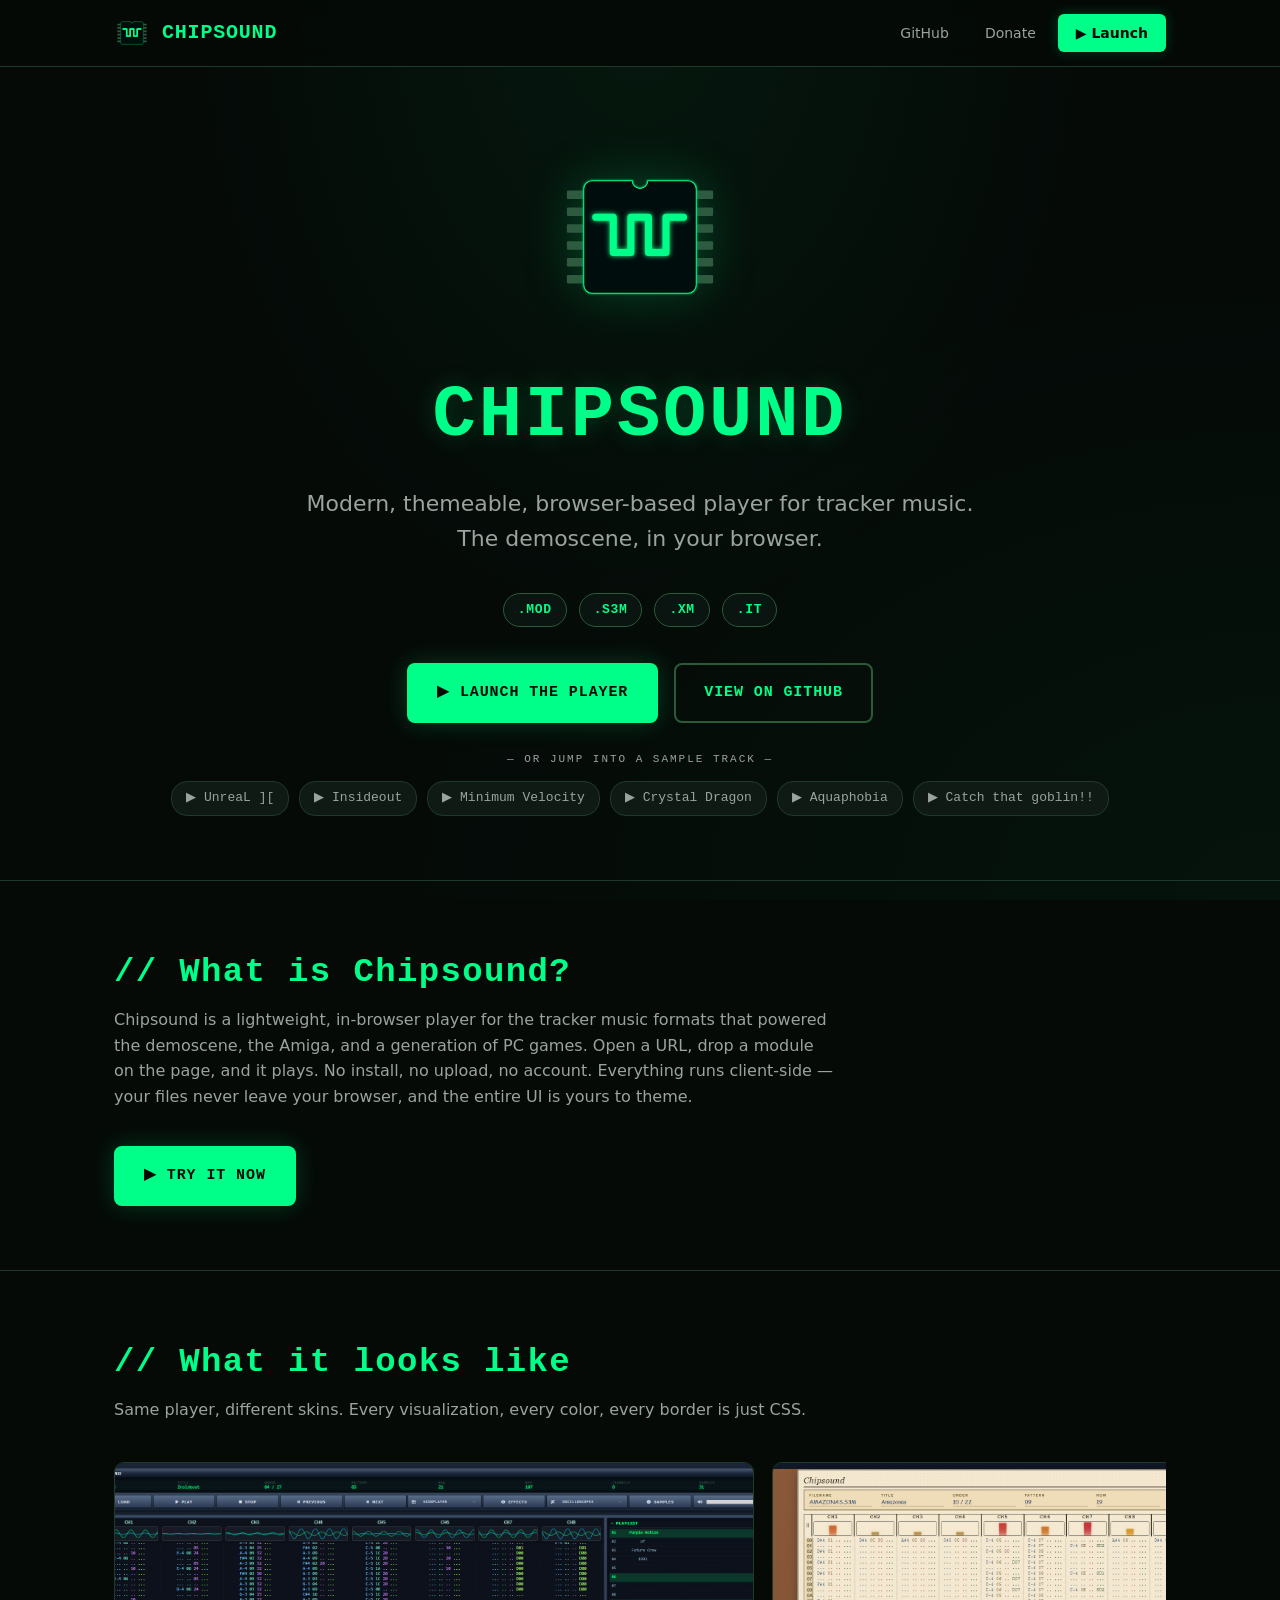
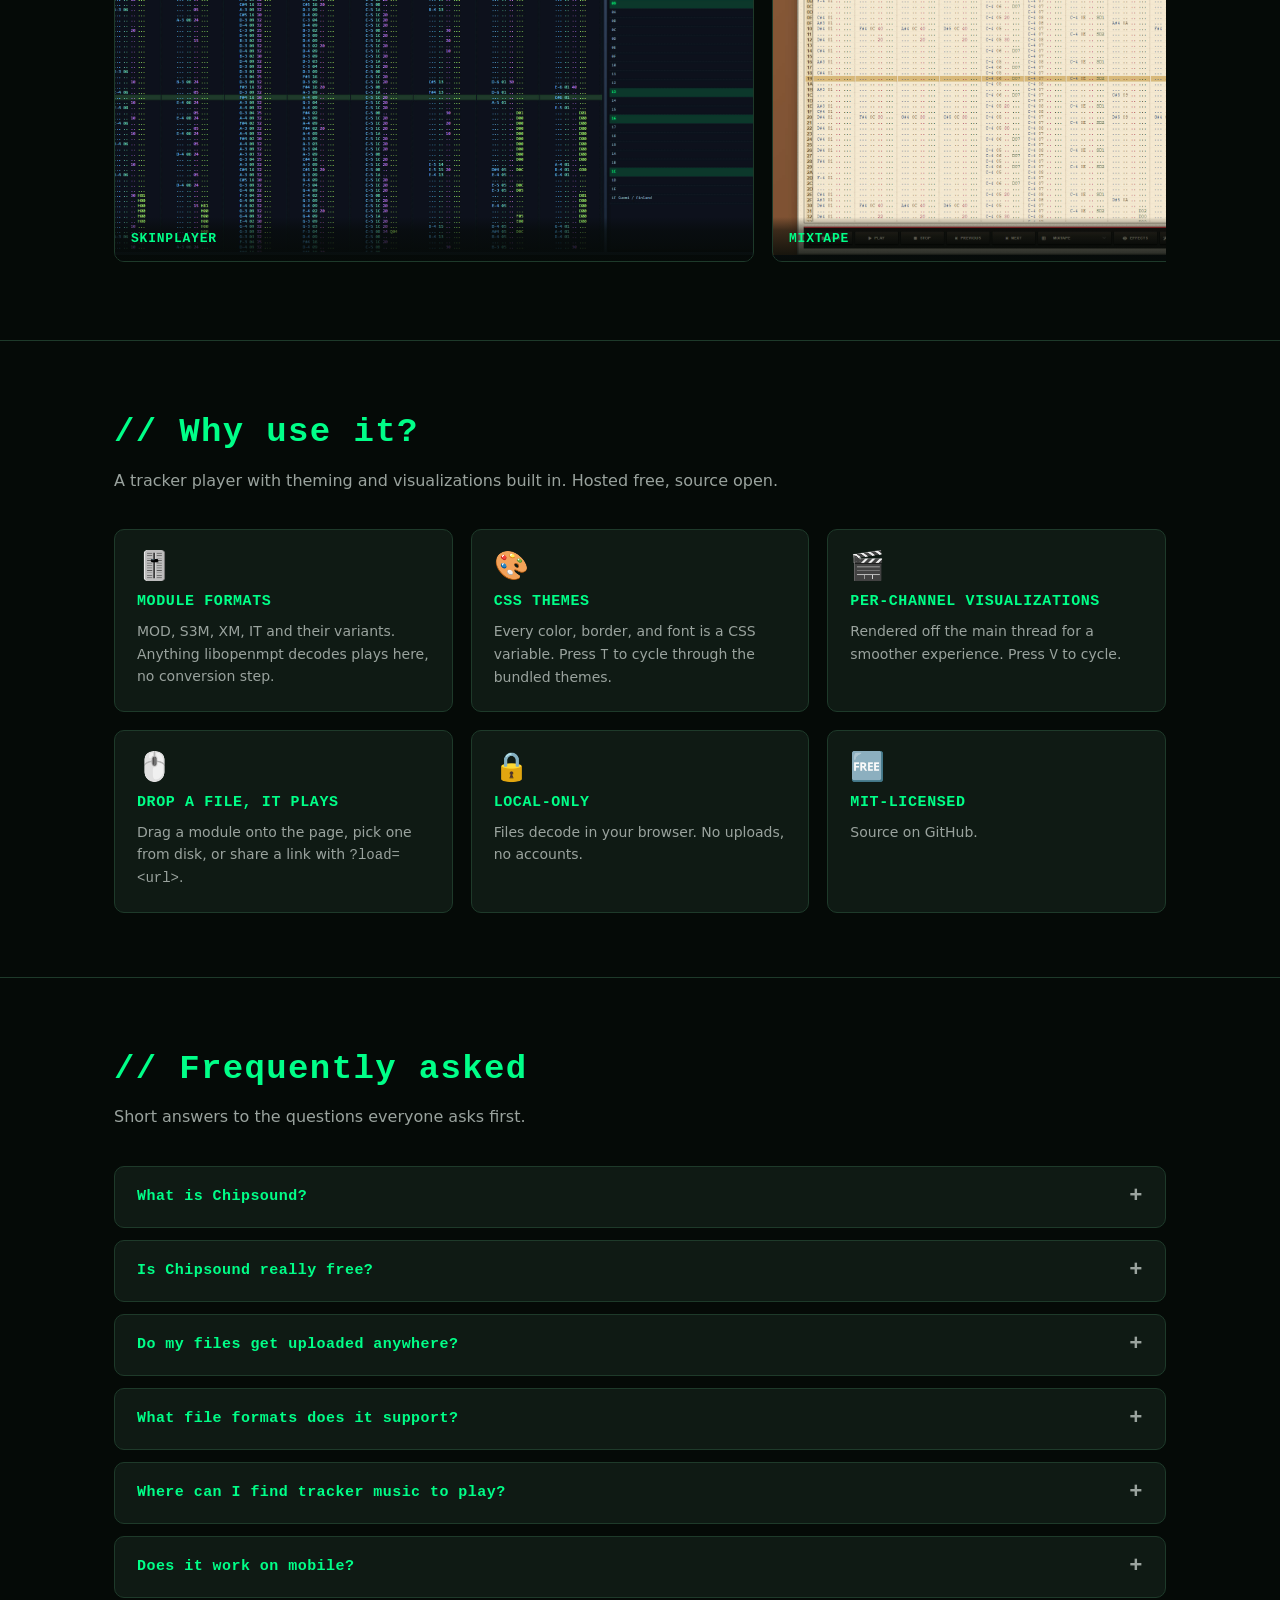
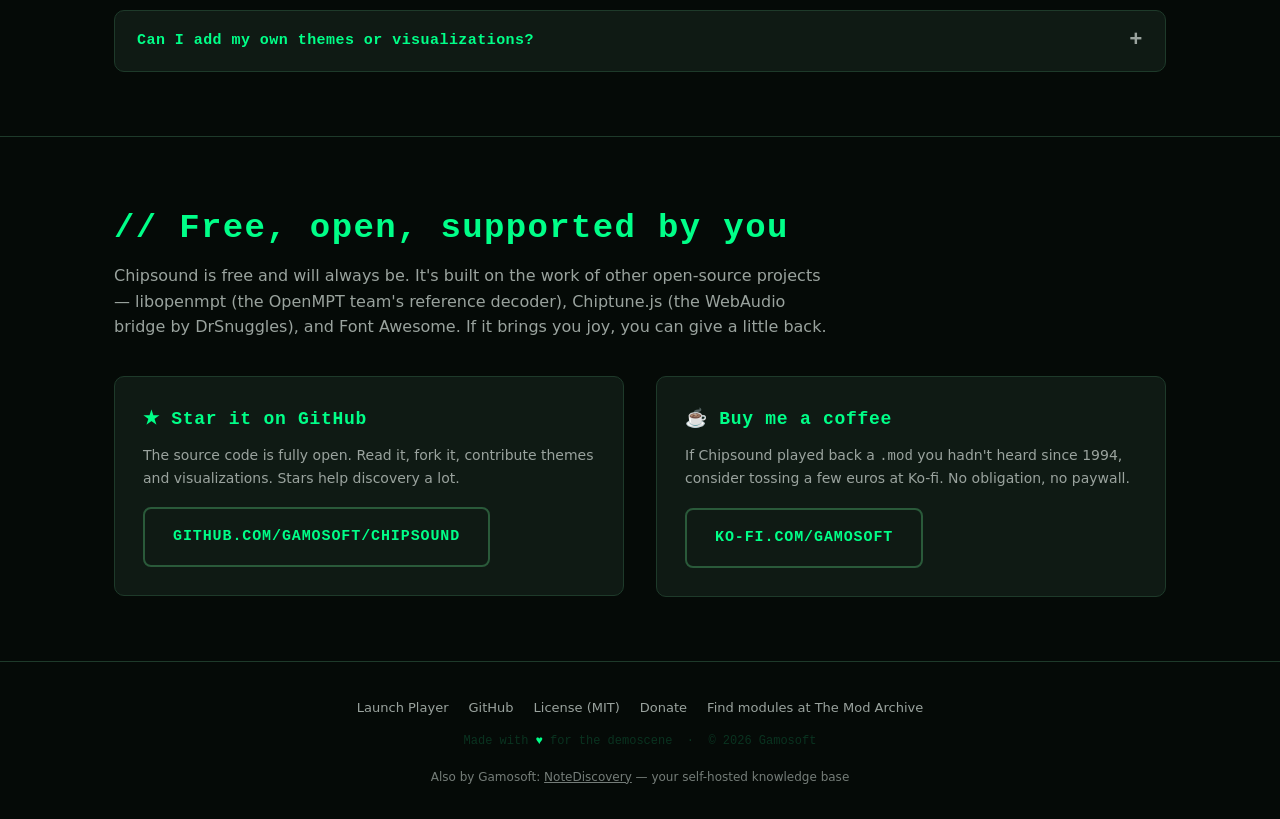
<file: docs/index.html>
<!DOCTYPE html>
<html lang="en">
<head>
    <meta charset="UTF-8">
    <meta name="viewport" content="width=device-width, initial-scale=1.0">

    <!-- ===== Primary Meta Tags ===== -->
    <title>Chipsound — Modern, themeable browser-based player for tracker music</title>
    <meta name="title" content="Chipsound — Modern, themeable browser-based player for tracker music">
    <meta name="description" content="Chipsound is a free, themeable, in-browser player for tracker music — MOD, S3M, XM, IT. Drag, drop, play. No install, no upload, no account. The demoscene, in your browser.">
    <meta name="keywords" content="mod player, s3m player, xm player, it player, tracker music, demoscene, amiga music, chiptune, web audio, browser player, libopenmpt, openmpt, modarchive">
    <meta name="author" content="Gamosoft">
    <meta name="robots" content="index, follow, max-image-preview:large">
    <link rel="canonical" href="https://chipsound.com/">

    <!-- ===== Preconnect / DNS prefetch ===== -->
    <link rel="preconnect" href="https://ko-fi.com" crossorigin>
    <link rel="dns-prefetch" href="https://github.com">
    <link rel="dns-prefetch" href="https://modarchive.org">

    <!-- ===== Open Graph / Facebook / LinkedIn ===== -->
    <meta property="og:type" content="website">
    <meta property="og:url" content="https://chipsound.com/">
    <meta property="og:title" content="Chipsound — Modern, themeable browser-based player for tracker music">
    <meta property="og:description" content="Free, themeable, in-browser player for MOD / S3M / XM / IT tracker modules. Drag, drop, play. The demoscene, in your browser.">
    <meta property="og:image" content="https://chipsound.com/og-image.png">
    <meta property="og:image:type" content="image/png">
    <meta property="og:image:width" content="1200">
    <meta property="og:image:height" content="630">
    <meta property="og:image:alt" content="Chipsound — browser-based tracker music player">
    <meta property="og:site_name" content="Chipsound">
    <meta property="og:locale" content="en_US">

    <!-- ===== Twitter Card ===== -->
    <meta name="twitter:card" content="summary_large_image">
    <meta name="twitter:site" content="@gamosoft">
    <meta name="twitter:creator" content="@gamosoft">
    <meta name="twitter:url" content="https://chipsound.com/">
    <meta name="twitter:title" content="Chipsound — Modern, themeable browser-based player for tracker music">
    <meta name="twitter:description" content="Free, themeable, in-browser player for MOD / S3M / XM / IT. Drag, drop, play.">
    <meta name="twitter:image" content="https://chipsound.com/og-image.png">
    <meta name="twitter:image:alt" content="Chipsound — browser-based tracker music player">

    <!-- ===== Favicons / Theme ===== -->
    <!-- SVG covers every modern browser; PNG variants are fallbacks for older browsers and iOS home-screen pinning. -->
    <link rel="icon" type="image/svg+xml" href="./images/favicon.svg">
    <link rel="icon" type="image/png" sizes="96x96" href="./images/favicon-96x96.png">
    <link rel="apple-touch-icon" sizes="180x180" href="./images/apple-touch-icon.png">
    <meta name="theme-color" content="#00ff88">
    <meta name="color-scheme" content="dark">

    <!-- ===== JSON-LD: SoftwareApplication ===== -->
    <script type="application/ld+json">
    {
        "@context": "https://schema.org",
        "@type": "SoftwareApplication",
        "name": "Chipsound",
        "alternateName": "Chipsound \u2014 Modern, themeable browser-based player for tracker music",
        "description": "Free, themeable, in-browser player for tracker music \u2014 MOD, S3M, XM, IT. No install, no upload, no account. The demoscene, in your browser.",
        "url": "https://chipsound.com/",
        "image": "https://chipsound.com/og-image.png",
        "screenshot": "https://chipsound.com/og-image.png",
        "applicationCategory": "MultimediaApplication",
        "applicationSubCategory": "MusicApplication",
        "operatingSystem": "Any (web browser)",
        "browserRequirements": "Requires a modern browser with WebAssembly and AudioWorklet support",
        "datePublished": "2026-01-01",
        "dateModified": "2026-05-21",
        "license": "https://opensource.org/licenses/MIT",
        "downloadUrl": "https://github.com/gamosoft/chipsound",
        "codeRepository": "https://github.com/gamosoft/chipsound",
        "isAccessibleForFree": true,
        "featureList": "Plays MOD, S3M, XM and IT tracker modules; drag-and-drop file loading; fully themeable via CSS; real-time per-channel visualizations; channel mute and solo; subsong picker; keyboard shortcuts for every action; mobile and touch friendly; 100% client-side playback (no upload); MIT-licensed source",
        "offers": {
            "@type": "Offer",
            "price": "0",
            "priceCurrency": "USD",
            "availability": "https://schema.org/InStock"
        },
        "author": {
            "@type": "Person",
            "name": "Gamosoft",
            "url": "https://github.com/gamosoft"
        },
        "publisher": {
            "@type": "Organization",
            "name": "Gamosoft",
            "url": "https://github.com/gamosoft",
            "logo": {
                "@type": "ImageObject",
                "url": "https://chipsound.com/images/icon-512.png",
                "width": 512,
                "height": 512
            }
        }
    }
    </script>

    <!-- ===== JSON-LD: FAQPage ===== -->
    <script type="application/ld+json">
    {
        "@context": "https://schema.org",
        "@type": "FAQPage",
        "mainEntity": [
            {
                "@type": "Question",
                "name": "What is Chipsound?",
                "acceptedAnswer": {
                    "@type": "Answer",
                    "text": "A free, open-source player for tracker music formats \u2014 MOD, S3M, XM, IT \u2014 that runs entirely inside your web browser. Drop a module on the page and it plays. No install, no upload, no account."
                }
            },
            {
                "@type": "Question",
                "name": "Is Chipsound really free?",
                "acceptedAnswer": {
                    "@type": "Answer",
                    "text": "Yes \u2014 100% free. The source is MIT-licensed on GitHub. If you'd like to support development you can leave a tip on Ko-fi, but it's never required."
                }
            },
            {
                "@type": "Question",
                "name": "Do my files get uploaded anywhere?",
                "acceptedAnswer": {
                    "@type": "Answer",
                    "text": "No. Chipsound decodes modules entirely client-side using WebAssembly. Your files never leave your browser \u2014 just open the page and play."
                }
            },
            {
                "@type": "Question",
                "name": "What file formats does Chipsound support?",
                "acceptedAnswer": {
                    "@type": "Answer",
                    "text": "Anything libopenmpt can decode: .mod, .s3m, .xm, .it, and their variants (MTM, STM, FAR, ULT, and more). If your tracker file plays in OpenMPT, it should play in Chipsound."
                }
            },
            {
                "@type": "Question",
                "name": "Where can I find tracker music to play?",
                "acceptedAnswer": {
                    "@type": "Answer",
                    "text": "The Mod Archive (modarchive.org) hosts over 200,000 free modules, including the demoscene classics from Purple Motion, Skaven, Necros, and the rest of the Future Crew / Renaissance crowd, among others. Download a module and drop it on the player."
                }
            },
            {
                "@type": "Question",
                "name": "Does Chipsound work on mobile?",
                "acceptedAnswer": {
                    "@type": "Answer",
                    "text": "Yes. The UI is fully responsive and touch-friendly. Small screens show a compact column layout but every feature \u2014 playback, channel mute, theme switching, visualizations \u2014 works on phones and tablets."
                }
            },
            {
                "@type": "Question",
                "name": "Can I add my own themes or visualizations to Chipsound?",
                "acceptedAnswer": {
                    "@type": "Answer",
                    "text": "Yes \u2014 themes are plain CSS files and visualizations are plain JS files. Drop a new file into the css/themes/ or js/visualizations/ folder and it shows up automatically on the next load. No build step, no registration list to edit."
                }
            }
        ]
    }
    </script>

    <style>
        :root {
            --bg:           #050a07;
            --bg-surface:   #0a1410;
            --bg-card:      #0f1a14;
            --primary:      #00ff88;
            --primary-dim:  #00cc66;
            --primary-deep: #0a3320;
            --text:         #e8eae8;
            --text-muted:   #9aa39e;
            --border:       #1e3a2a;
            --border-bright:#2a5a3a;
            --shadow-glow:  rgba(0, 255, 136, 0.2);

            --font-mono: 'JetBrains Mono', 'Fira Code', 'Cascadia Code', Consolas, monospace;
            --font-sans: system-ui, -apple-system, 'Segoe UI', Roboto, sans-serif;
        }

        * { box-sizing: border-box; margin: 0; padding: 0; }

        html { scroll-behavior: smooth; }

        body {
            background: var(--bg);
            color: var(--text);
            font-family: var(--font-sans);
            line-height: 1.6;
            min-height: 100vh;
            background-image:
                radial-gradient(ellipse at top, rgba(0, 255, 136, 0.06) 0%, transparent 50%),
                radial-gradient(ellipse at bottom right, rgba(0, 255, 136, 0.04) 0%, transparent 50%);
            background-attachment: fixed;
        }

        a { color: var(--primary); text-decoration: none; transition: color .15s ease; }
        a:hover { color: var(--primary-dim); }

        .container { max-width: 1100px; margin: 0 auto; padding: 0 24px; }

        /* ===== Header (sticky) ===== */
        header.site-header {
            position: sticky; top: 0; z-index: 100;
            background: rgba(5, 10, 7, 0.85);
            backdrop-filter: blur(10px);
            -webkit-backdrop-filter: blur(10px);
            border-bottom: 1px solid var(--border);
        }
        .header-inner {
            display: flex; align-items: center; justify-content: space-between;
            padding: 14px 24px; max-width: 1100px; margin: 0 auto;
        }
        .brand { display: flex; align-items: center; gap: 12px; }
        .brand img { width: 36px; height: 36px; }
        .brand-name {
            font-family: var(--font-mono);
            font-size: 20px; font-weight: 700;
            color: var(--primary);
            letter-spacing: 0.04em;
        }
        nav.site-nav { display: flex; align-items: center; gap: 8px; }
        nav.site-nav a {
            font-size: 14px; font-weight: 500;
            padding: 8px 14px; border-radius: 6px;
            color: var(--text-muted);
            white-space: nowrap;
            transition: color .15s, background .15s;
        }
        nav.site-nav a:hover { color: var(--primary); background: rgba(0, 255, 136, 0.05); }
        nav.site-nav a.cta {
            background: var(--primary); color: var(--bg);
            font-weight: 700; padding: 8px 18px;
            box-shadow: 0 0 14px var(--shadow-glow);
        }
        nav.site-nav a.cta:hover { background: var(--primary-dim); color: var(--bg); }

        /* ===== Hero ===== */
        .hero {
            text-align: center;
            padding: 80px 24px 64px;
        }
        .hero-logo {
            width: 180px; height: 180px;
            filter: drop-shadow(0 0 24px var(--shadow-glow));
            margin-bottom: 24px;
        }
        .hero h1 {
            font-family: var(--font-mono);
            font-size: clamp(40px, 7vw, 72px);
            font-weight: 800;
            color: var(--primary);
            letter-spacing: 0.04em;
            text-shadow: 0 0 24px var(--shadow-glow);
            margin-bottom: 12px;
        }
        .hero .tagline {
            font-size: clamp(16px, 2.2vw, 22px);
            color: var(--text-muted);
            max-width: 680px;
            margin: 0 auto 36px;
        }
        .format-chips {
            display: flex; gap: 12px; justify-content: center; flex-wrap: wrap;
            margin-bottom: 36px;
        }
        .format-chips .chip {
            font-family: var(--font-mono);
            font-size: 13px; font-weight: 700;
            padding: 6px 14px;
            border: 1px solid var(--border-bright);
            border-radius: 20px;
            color: var(--primary);
            background: var(--bg-surface);
            letter-spacing: 0.05em;
        }
        .cta-row {
            display: flex; gap: 16px; justify-content: center; flex-wrap: wrap;
        }
        .btn {
            display: inline-flex; align-items: center; gap: 10px;
            font-family: var(--font-mono);
            font-size: 15px; font-weight: 700;
            padding: 16px 28px;
            border-radius: 8px;
            text-transform: uppercase;
            letter-spacing: 0.06em;
            transition: transform .15s, box-shadow .15s, background .15s;
            cursor: pointer;
            border: 2px solid transparent;
        }
        .btn-primary {
            background: var(--primary); color: var(--bg);
            box-shadow: 0 0 24px var(--shadow-glow);
        }
        .btn-primary:hover {
            background: var(--primary-dim); color: var(--bg);
            transform: translateY(-2px);
            box-shadow: 0 4px 32px var(--shadow-glow);
        }
        .btn-secondary {
            background: transparent; color: var(--primary);
            border-color: var(--border-bright);
        }
        .btn-secondary:hover {
            background: rgba(0, 255, 136, 0.06);
            border-color: var(--primary);
        }

        /* ===== Sample tracks (under the hero CTA) ===== */
        .samples {
            margin-top: 28px;
            text-align: center;
        }
        .samples-label {
            font-family: var(--font-mono);
            font-size: 11px;
            color: var(--text-muted);
            text-transform: uppercase;
            letter-spacing: 0.18em;
            margin-bottom: 12px;
        }
        .samples-list {
            display: flex;
            gap: 10px;
            justify-content: center;
            flex-wrap: wrap;
        }
        .sample-link {
            font-family: var(--font-mono);
            font-size: 13px;
            padding: 6px 14px;
            border: 1px solid var(--border);
            border-radius: 16px;
            color: var(--text-muted);
            background: var(--bg-card);
            white-space: nowrap;
            transition: color .15s, border-color .15s, background .15s;
        }
        .sample-link:hover {
            color: var(--primary);
            border-color: var(--border-bright);
            background: var(--bg-surface);
        }

        /* ===== Section base ===== */
        section.block {
            padding: 64px 0;
            border-top: 1px solid var(--border);
        }
        section.block h2 {
            font-family: var(--font-mono);
            font-size: clamp(24px, 4vw, 34px);
            color: var(--primary);
            margin-bottom: 8px;
            letter-spacing: 0.04em;
        }
        section.block .lead {
            color: var(--text-muted);
            font-size: 16px;
            max-width: 720px;
            margin-bottom: 36px;
        }

        /* ===== Features grid ===== */
        .features {
            display: grid;
            grid-template-columns: repeat(auto-fit, minmax(260px, 1fr));
            gap: 18px;
        }
        .feature {
            background: var(--bg-card);
            border: 1px solid var(--border);
            border-radius: 10px;
            padding: 22px;
            transition: border-color .15s, transform .15s;
        }
        .feature:hover {
            border-color: var(--border-bright);
            transform: translateY(-2px);
        }
        .feature .icon {
            font-size: 28px;
            margin-bottom: 10px;
            display: block;
            line-height: 1;
        }
        .feature h3 {
            font-family: var(--font-mono);
            font-size: 15px;
            color: var(--primary);
            margin-bottom: 6px;
            letter-spacing: 0.04em;
        }
        .feature p {
            font-size: 14px;
            color: var(--text-muted);
        }

        /* ===== Screenshots gallery (horizontal scroll-snap carousel) ===== */
        .shots {
            display: flex;
            gap: 18px;
            overflow-x: auto;
            overflow-y: hidden;
            padding: 4px 4px 14px;
            scroll-snap-type: x mandatory;
            -webkit-overflow-scrolling: touch;
            scrollbar-width: thin;
            scrollbar-color: var(--border-bright) transparent;
        }
        .shots::-webkit-scrollbar { height: 8px; }
        .shots::-webkit-scrollbar-thumb { background: var(--border-bright); border-radius: 4px; }
        .shots::-webkit-scrollbar-track { background: transparent; }
        .shot {
            position: relative;
            flex: 0 0 min(640px, 88vw);
            aspect-ratio: 16/10;
            background: var(--bg-card);
            border: 1px solid var(--border);
            border-radius: 10px;
            overflow: hidden;
            margin: 0;
            scroll-snap-align: start;
            cursor: zoom-in;
            transition: border-color .15s ease, box-shadow .15s ease;
        }
        .shot:hover, .shot:focus-visible {
            border-color: var(--border-bright);
            box-shadow: 0 6px 24px rgba(0, 0, 0, 0.35);
            outline: none;
        }
        .shot img {
            width: 100%; height: 100%;
            object-fit: cover;
            display: block;
        }
        .shot figcaption {
            position: absolute;
            left: 0; right: 0; bottom: 0;
            padding: 12px 16px;
            font-family: var(--font-mono);
            font-size: 13px;
            font-weight: 700;
            letter-spacing: 0.06em;
            text-transform: uppercase;
            color: var(--primary);
            background: linear-gradient(to top, rgba(5, 10, 7, 0.92) 0%, rgba(5, 10, 7, 0.55) 70%, transparent 100%);
        }

        /* ===== Screenshot lightbox (native <dialog>) ===== */
        .lightbox {
            border: none;
            padding: 0;
            margin: 0;
            background: transparent;
            color: var(--text);
            width: 100vw;
            height: 100vh;
            max-width: 100vw;
            max-height: 100vh;
            overflow: hidden;
        }
        .lightbox::backdrop {
            background: rgba(2, 6, 4, 0.94);
            backdrop-filter: blur(6px);
        }
        .lightbox-figure {
            margin: 0;
            width: 100%;
            height: 100%;
            display: grid;
            place-items: center;
            position: relative;
        }
        .lightbox-figure img {
            max-width: 95vw;
            max-height: 88vh;
            width: auto;
            height: auto;
            border-radius: 8px;
            box-shadow: 0 12px 80px rgba(0, 0, 0, 0.7);
            background: var(--bg-card);
        }
        .lightbox-figure figcaption {
            position: absolute;
            left: 50%;
            transform: translateX(-50%);
            bottom: 4vh;
            padding: 8px 16px;
            font-family: var(--font-mono);
            font-size: 13px;
            font-weight: 700;
            letter-spacing: 0.06em;
            text-transform: uppercase;
            color: var(--primary);
            background: rgba(5, 10, 7, 0.78);
            border: 1px solid var(--border);
            border-radius: 6px;
        }
        .lightbox-btn {
            position: absolute;
            z-index: 2;
            background: rgba(255, 255, 255, 0.06);
            border: 1px solid rgba(255, 255, 255, 0.22);
            color: #fff;
            width: 44px;
            height: 44px;
            border-radius: 50%;
            display: grid;
            place-items: center;
            font: 600 22px/1 system-ui, sans-serif;
            cursor: pointer;
            transition: background .15s, border-color .15s, transform .12s;
        }
        .lightbox-btn:hover, .lightbox-btn:focus-visible {
            background: rgba(255, 255, 255, 0.16);
            border-color: rgba(255, 255, 255, 0.45);
            outline: none;
            transform: scale(1.05);
        }
        .lightbox-close { top: 18px; right: 18px; }
        .lightbox-prev  { left: 18px; top: 50%; transform: translateY(-50%); }
        .lightbox-next  { right: 18px; top: 50%; transform: translateY(-50%); }
        .lightbox-prev:hover, .lightbox-next:hover,
        .lightbox-prev:focus-visible, .lightbox-next:focus-visible {
            transform: translateY(-50%) scale(1.05);
        }
        @media (max-width: 600px) {
            .lightbox-prev { left: 8px; }
            .lightbox-next { right: 8px; }
            .lightbox-close { top: 8px; right: 8px; }
        }

        /* ===== Support / open-source band ===== */
        .support {
            display: grid;
            grid-template-columns: 1fr 1fr;
            gap: 32px;
            align-items: center;
        }
        @media (max-width: 720px) {
            .support { grid-template-columns: 1fr; }
        }
        .support-card {
            background: var(--bg-card);
            border: 1px solid var(--border);
            border-radius: 10px;
            padding: 28px;
        }
        .support-card h3 {
            font-family: var(--font-mono);
            font-size: 18px;
            color: var(--primary);
            margin-bottom: 10px;
            letter-spacing: 0.04em;
        }
        .support-card p {
            color: var(--text-muted);
            font-size: 14px;
            margin-bottom: 18px;
        }

        /* ===== FAQ ===== */
        .faq {
            display: grid;
            gap: 12px;
        }
        .faq-item {
            background: var(--bg-card);
            border: 1px solid var(--border);
            border-radius: 10px;
            padding: 0;
            overflow: hidden;
            transition: border-color .15s;
        }
        .faq-item:hover { border-color: var(--border-bright); }
        .faq-item > summary {
            list-style: none;
            cursor: pointer;
            padding: 18px 22px;
            font-family: var(--font-mono);
            font-size: 15px;
            font-weight: 700;
            color: var(--primary);
            letter-spacing: 0.03em;
            display: flex; align-items: center; justify-content: space-between;
            gap: 16px;
        }
        .faq-item > summary::-webkit-details-marker { display: none; }
        .faq-item > summary::after {
            content: "+";
            font-size: 22px;
            color: var(--text-muted);
            line-height: 1;
            transition: transform .2s ease;
        }
        .faq-item[open] > summary::after { transform: rotate(45deg); }
        .faq-item .faq-body {
            padding: 0 22px 18px;
            color: var(--text-muted);
            font-size: 14.5px;
        }
        .faq-item .faq-body code {
            font-family: var(--font-mono);
            font-size: 13px;
            background: var(--bg-surface);
            border: 1px solid var(--border);
            padding: 1px 6px;
            border-radius: 4px;
            color: var(--primary);
        }

        /* ===== Footer ===== */
        footer {
            border-top: 1px solid var(--border);
            padding: 36px 24px;
            text-align: center;
            color: var(--text-muted);
            font-size: 13px;
        }
        footer .footer-links {
            display: flex; gap: 20px; justify-content: center; flex-wrap: wrap;
            margin-bottom: 14px;
        }
        footer .footer-links a {
            color: var(--text-muted);
            font-size: 13px;
        }
        footer .footer-links a:hover { color: var(--primary); }
        footer .credit {
            font-family: var(--font-mono);
            font-size: 12px;
            color: var(--primary-deep);
        }
        footer .credit .heart { color: var(--primary); }

        /* ===== Small screens ===== */
        @media (max-width: 600px) {
            .header-inner { padding: 12px 16px; gap: 8px; }
            .brand-name { font-size: 17px; }
            nav.site-nav a { padding: 6px 10px; font-size: 13px; }
            nav.site-nav a.cta { padding: 6px 14px; }
            .hero { padding: 48px 16px 40px; }
            .hero-logo { width: 140px; height: 140px; }
            section.block { padding: 48px 0; }
            .container { padding: 0 16px; }
            .btn { padding: 14px 22px; font-size: 14px; }
        }
    </style>
</head>
<body>
    <header class="site-header">
        <div class="header-inner">
            <a class="brand" href="/" aria-label="Chipsound home">
                <img src="./images/favicon.svg" alt="">
                <span class="brand-name">CHIPSOUND</span>
            </a>
            <nav class="site-nav" aria-label="Primary">
                <a data-track="github_clicked" data-track-placement="nav" href="https://github.com/gamosoft/chipsound" target="_blank" rel="noopener">GitHub</a>
                <a data-track="kofi_clicked" data-track-placement="nav" href="https://ko-fi.com/gamosoft" target="_blank" rel="noopener">Donate</a>
                <a class="cta" data-track="launch_clicked" data-track-placement="nav" href="./player.html">▶ Launch</a>
            </nav>
        </div>
    </header>

    <main>
        <!-- ===== HERO ===== -->
        <section class="hero">
            <img class="hero-logo" src="./images/favicon.svg" alt="Chipsound logo">
            <h1>CHIPSOUND</h1>
            <p class="tagline">Modern, themeable, browser-based player for tracker music. The demoscene, in your browser.</p>
            <div class="format-chips" aria-label="Supported formats">
                <span class="chip">.MOD</span>
                <span class="chip">.S3M</span>
                <span class="chip">.XM</span>
                <span class="chip">.IT</span>
            </div>
            <div class="cta-row">
                <a class="btn btn-primary" data-track="launch_clicked" data-track-placement="hero" href="./player.html">▶ Launch the Player</a>
                <a class="btn btn-secondary" data-track="github_clicked" data-track-placement="hero" href="https://github.com/gamosoft/chipsound" target="_blank" rel="noopener">View on GitHub</a>
            </div>
            <div class="samples" aria-label="Sample tracks from The Mod Archive">
                <p class="samples-label">— or jump into a sample track —</p>
                <div class="samples-list">
                    <a class="sample-link" data-track="sample_link_clicked" data-track-name="UnreaL ][" href="./player.html?modarchive=212083">▶ UnreaL ][</a>
                    <a class="sample-link" data-track="sample_link_clicked" data-track-name="Insideout" href="./player.html?modarchive=212701">▶ Insideout</a>
                    <a class="sample-link" data-track="sample_link_clicked" data-track-name="Minimum Velocity" href="./player.html?modarchive=48357">▶ Minimum Velocity</a>
                    <a class="sample-link" data-track="sample_link_clicked" data-track-name="Crystal Dragon" href="./player.html?modarchive=39987">▶ Crystal Dragon</a>
                    <a class="sample-link" data-track="sample_link_clicked" data-track-name="Aquaphobia" href="./player.html?modarchive=32382">▶ Aquaphobia</a>
                    <a class="sample-link" data-track="sample_link_clicked" data-track-name="Catch that goblin!!" href="./player.html?modarchive=34654">▶ Catch that goblin!!</a>
                </div>
            </div>
        </section>

        <!-- ===== WHAT IS IT ===== -->
        <section class="block">
            <div class="container">
                <h2>// What is Chipsound?</h2>
                <p class="lead">
                    Chipsound is a lightweight, in-browser player for the tracker music formats that powered the demoscene, the Amiga, and a generation of PC games. Open a URL, drop a module on the page, and it plays. No install, no upload, no account. Everything runs client-side &mdash; your files never leave your browser, and the entire UI is yours to theme.
                </p>
                <div class="cta-row" style="justify-content: flex-start;">
                    <a class="btn btn-primary" data-track="launch_clicked" data-track-placement="what_is" href="./player.html">▶ Try it now</a>
                </div>
            </div>
        </section>

        <!-- ===== SCREENSHOTS ===== -->
        <section class="block">
            <div class="container">
                <h2>// What it looks like</h2>
                <p class="lead">Same player, different skins. Every visualization, every color, every border is just CSS.</p>
                <div class="shots" aria-label="Theme screenshots, scroll horizontally to see all">
                    <figure class="shot">
                        <img src="./images/theme-skinplayer.jpg" alt="Chipsound rendered with the Skinplayer theme — late-90s skinned media-player aesthetic" loading="lazy" decoding="async" width="800" height="500">
                        <figcaption>Skinplayer</figcaption>
                    </figure>
                    <figure class="shot">
                        <img src="./images/theme-mixtape.jpg" alt="Chipsound rendered with the Mixtape theme — warm cassette-era aesthetic" loading="lazy" decoding="async" width="800" height="500">
                        <figcaption>Mixtape</figcaption>
                    </figure>
                    <figure class="shot">
                        <img src="./images/theme-crt-green.jpg" alt="Chipsound rendered with the CRT Green theme — phosphor-green terminal aesthetic" loading="lazy" decoding="async" width="800" height="500">
                        <figcaption>CRT Green</figcaption>
                    </figure>
                    <figure class="shot">
                        <img src="./images/theme-field-journal.jpg" alt="Chipsound rendered with the Field Journal theme — paper-notebook aesthetic" loading="lazy" decoding="async" width="800" height="500">
                        <figcaption>Field Journal</figcaption>
                    </figure>
                    <figure class="shot">
                        <img src="./images/theme-foundry.jpg" alt="Chipsound rendered with the Foundry theme — industrial hazard-tape aesthetic" loading="lazy" decoding="async" width="800" height="500">
                        <figcaption>Foundry</figcaption>
                    </figure>
                    <figure class="shot">
                        <img src="./images/theme-newspaper.jpg" alt="Chipsound rendered with the Newspaper theme — broadsheet masthead aesthetic" loading="lazy" decoding="async" width="800" height="500">
                        <figcaption>Newspaper</figcaption>
                    </figure>
                    <figure class="shot">
                        <img src="./images/theme-pocket.jpg" alt="Chipsound rendered with the Pocket theme — handheld console aesthetic" loading="lazy" decoding="async" width="800" height="500">
                        <figcaption>Pocket</figcaption>
                    </figure>
                    <figure class="shot">
                        <img src="./images/theme-subway.jpg" alt="Chipsound rendered with the Subway theme — transit-signage aesthetic" loading="lazy" decoding="async" width="800" height="500">
                        <figcaption>Subway</figcaption>
                    </figure>
                </div>
            </div>
        </section>

        <!-- ===== FEATURES ===== -->
        <section class="block">
            <div class="container">
                <h2>// Why use it?</h2>
                <p class="lead">A tracker player with theming and visualizations built in. Hosted free, source open.</p>
                <div class="features">
                    <div class="feature">
                        <span class="icon">🎚️</span>
                        <h3>MODULE FORMATS</h3>
                        <p>MOD, S3M, XM, IT and their variants. Anything libopenmpt decodes plays here, no conversion step.</p>
                    </div>
                    <div class="feature">
                        <span class="icon">🎨</span>
                        <h3>CSS THEMES</h3>
                        <p>Every color, border, and font is a CSS variable. Press <code>T</code> to cycle through the bundled themes.</p>
                    </div>
                    <div class="feature">
                        <span class="icon">🎬</span>
                        <h3>PER-CHANNEL VISUALIZATIONS</h3>
                        <p>Rendered off the main thread for a smoother experience. Press <code>V</code> to cycle.</p>
                    </div>
                    <div class="feature">
                        <span class="icon">🖱️</span>
                        <h3>DROP A FILE, IT PLAYS</h3>
                        <p>Drag a module onto the page, pick one from disk, or share a link with <code>?load=&lt;url&gt;</code>.</p>
                    </div>
                    <div class="feature">
                        <span class="icon">🔒</span>
                        <h3>LOCAL-ONLY</h3>
                        <p>Files decode in your browser. No uploads, no accounts.</p>
                    </div>
                    <div class="feature">
                        <span class="icon">🆓</span>
                        <h3>MIT-LICENSED</h3>
                        <p>Source on GitHub.</p>
                    </div>
                </div>
            </div>
        </section>

        <!-- ===== FAQ ===== -->
        <section class="block" id="faq">
            <div class="container">
                <h2>// Frequently asked</h2>
                <p class="lead">Short answers to the questions everyone asks first.</p>
                <div class="faq">
                    <details class="faq-item">
                        <summary>What is Chipsound?</summary>
                        <div class="faq-body">
                            A free, open-source player for tracker music formats &mdash; MOD, S3M, XM, IT &mdash; that runs entirely inside your web browser. Drop a module on the page and it plays. No install, no upload, no account.
                        </div>
                    </details>
                    <details class="faq-item">
                        <summary>Is Chipsound really free?</summary>
                        <div class="faq-body">
                            Yes &mdash; 100% free. The source is MIT-licensed on GitHub. If you'd like to support development you can leave a tip on Ko-fi, but it's never required.
                        </div>
                    </details>
                    <details class="faq-item">
                        <summary>Do my files get uploaded anywhere?</summary>
                        <div class="faq-body">
                            No. Chipsound decodes modules entirely client-side using WebAssembly. Your files never leave your browser &mdash; just open the page and play.
                        </div>
                    </details>
                    <details class="faq-item">
                        <summary>What file formats does it support?</summary>
                        <div class="faq-body">
                            Anything <code>libopenmpt</code> can decode: <code>.mod</code>, <code>.s3m</code>, <code>.xm</code>, <code>.it</code>, and their variants (MTM, STM, FAR, ULT, and more). If your tracker file plays in OpenMPT, it should play in Chipsound.
                        </div>
                    </details>
                    <details class="faq-item">
                        <summary>Where can I find tracker music to play?</summary>
                        <div class="faq-body">
                            <a href="https://modarchive.org" target="_blank" rel="noopener">The Mod Archive</a> hosts over 200,000 free modules, including the demoscene classics from Purple Motion, Skaven, Necros, and the rest of the Future Crew / Renaissance crowd, among others. Download a module and drop it on the player.
                        </div>
                    </details>
                    <details class="faq-item">
                        <summary>Does it work on mobile?</summary>
                        <div class="faq-body">
                            Yes. The UI is fully responsive and touch-friendly. Small screens show a compact column layout but every feature &mdash; playback, channel mute, theme switching, visualizations &mdash; works on phones and tablets.
                        </div>
                    </details>
                    <details class="faq-item">
                        <summary>Can I add my own themes or visualizations?</summary>
                        <div class="faq-body">
                            Yes &mdash; themes are plain CSS files and visualizations are plain JS files. Drop a new file into <code>css/themes/</code> or <code>js/visualizations/</code> and it shows up automatically on the next load. No build step, no registration list to edit.
                        </div>
                    </details>
                </div>
            </div>
        </section>

        <!-- ===== SUPPORT / OPEN SOURCE ===== -->
        <section class="block">
            <div class="container">
                <h2>// Free, open, supported by you</h2>
                <p class="lead">
                    Chipsound is free and will always be. It's built on the work of other open-source projects — libopenmpt (the OpenMPT team's reference decoder), Chiptune.js (the WebAudio bridge by DrSnuggles), and Font Awesome. If it brings you joy, you can give a little back.
                </p>
                <div class="support">
                    <div class="support-card">
                        <h3>★ Star it on GitHub</h3>
                        <p>The source code is fully open. Read it, fork it, contribute themes and visualizations. Stars help discovery a lot.</p>
                        <a class="btn btn-secondary" data-track="github_clicked" data-track-placement="support_card" href="https://github.com/gamosoft/chipsound" target="_blank" rel="noopener">github.com/gamosoft/chipsound</a>
                    </div>
                    <div class="support-card">
                        <h3>☕ Buy me a coffee</h3>
                        <p>If Chipsound played back a <code>.mod</code> you hadn't heard since 1994, consider tossing a few euros at Ko-fi. No obligation, no paywall.</p>
                        <a class="btn btn-secondary" data-track="kofi_clicked" data-track-placement="support_card" href="https://ko-fi.com/gamosoft" target="_blank" rel="noopener">ko-fi.com/gamosoft</a>
                    </div>
                </div>
            </div>
        </section>
    </main>

    <footer>
        <div class="footer-links">
            <a data-track="launch_clicked" data-track-placement="footer" href="./player.html">Launch Player</a>
            <a data-track="github_clicked" data-track-placement="footer" href="https://github.com/gamosoft/chipsound" target="_blank" rel="noopener">GitHub</a>
            <a href="https://github.com/gamosoft/chipsound/blob/main/LICENSE" target="_blank" rel="noopener">License (MIT)</a>
            <a data-track="kofi_clicked" data-track-placement="footer" href="https://ko-fi.com/gamosoft" target="_blank" rel="noopener">Donate</a>
            <a href="https://modarchive.org" target="_blank" rel="noopener">Find modules at The Mod Archive</a>
        </div>
        <p class="credit">
            Made with <span class="heart">&#9829;</span> for the demoscene &nbsp;&middot;&nbsp; &copy; 2026 Gamosoft
        </p>
        <p style="margin-top: 16px; font-size: 12px; opacity: 0.75;">
            Also by Gamosoft: <a data-track="notediscovery_clicked" data-track-placement="footer" href="https://www.notediscovery.com" target="_blank" rel="noopener" style="color: inherit; text-decoration: underline;">NoteDiscovery</a> &mdash; your self-hosted knowledge base
        </p>
    </footer>

    <!-- ===== Screenshot lightbox ===== -->
    <dialog id="shotLightbox" class="lightbox" aria-label="Theme screenshot">
        <button class="lightbox-btn lightbox-close" type="button" aria-label="Close" title="Close (Esc)">&times;</button>
        <button class="lightbox-btn lightbox-prev" type="button" aria-label="Previous screenshot" title="Previous (←)">&lsaquo;</button>
        <button class="lightbox-btn lightbox-next" type="button" aria-label="Next screenshot" title="Next (→)">&rsaquo;</button>
        <figure class="lightbox-figure">
            <img alt="">
            <figcaption></figcaption>
        </figure>
    </dialog>

    <script>
        (function () {
            const dlg = document.getElementById('shotLightbox');
            if (!dlg || typeof dlg.showModal !== 'function') return;
            const img = dlg.querySelector('.lightbox-figure img');
            const cap = dlg.querySelector('.lightbox-figure figcaption');
            const shots = Array.from(document.querySelectorAll('.shots .shot'));
            let idx = 0;

            function show(i) {
                idx = (i + shots.length) % shots.length;
                const srcImg = shots[idx].querySelector('img');
                const srcCap = shots[idx].querySelector('figcaption');
                img.src = srcImg.currentSrc || srcImg.src;
                img.alt = srcImg.alt || '';
                cap.textContent = srcCap ? srcCap.textContent : '';
                if (!dlg.open) dlg.showModal();
            }

            shots.forEach((s, i) => {
                s.tabIndex = 0;
                s.setAttribute('role', 'button');
                s.addEventListener('click', () => show(i));
                s.addEventListener('keydown', (e) => {
                    if (e.key === 'Enter' || e.key === ' ') { e.preventDefault(); show(i); }
                });
            });

            dlg.querySelector('.lightbox-close').addEventListener('click', () => dlg.close());
            dlg.querySelector('.lightbox-prev').addEventListener('click', () => show(idx - 1));
            dlg.querySelector('.lightbox-next').addEventListener('click', () => show(idx + 1));
            // Close when clicking outside the image: native dialog backdrop targets
            // <dialog>, but our full-sized <figure> intercepts everything inside it,
            // so we also accept clicks on the figure itself (image clicks have
            // e.target = <img> and are ignored).
            dlg.addEventListener('click', (e) => {
                if (e.target === dlg || e.target.classList.contains('lightbox-figure')) {
                    dlg.close();
                }
            });
            document.addEventListener('keydown', (e) => {
                if (!dlg.open) return;
                if (e.key === 'ArrowLeft')  show(idx - 1);
                else if (e.key === 'ArrowRight') show(idx + 1);
            });
        })();
    </script>
</body>
</html>
</file>
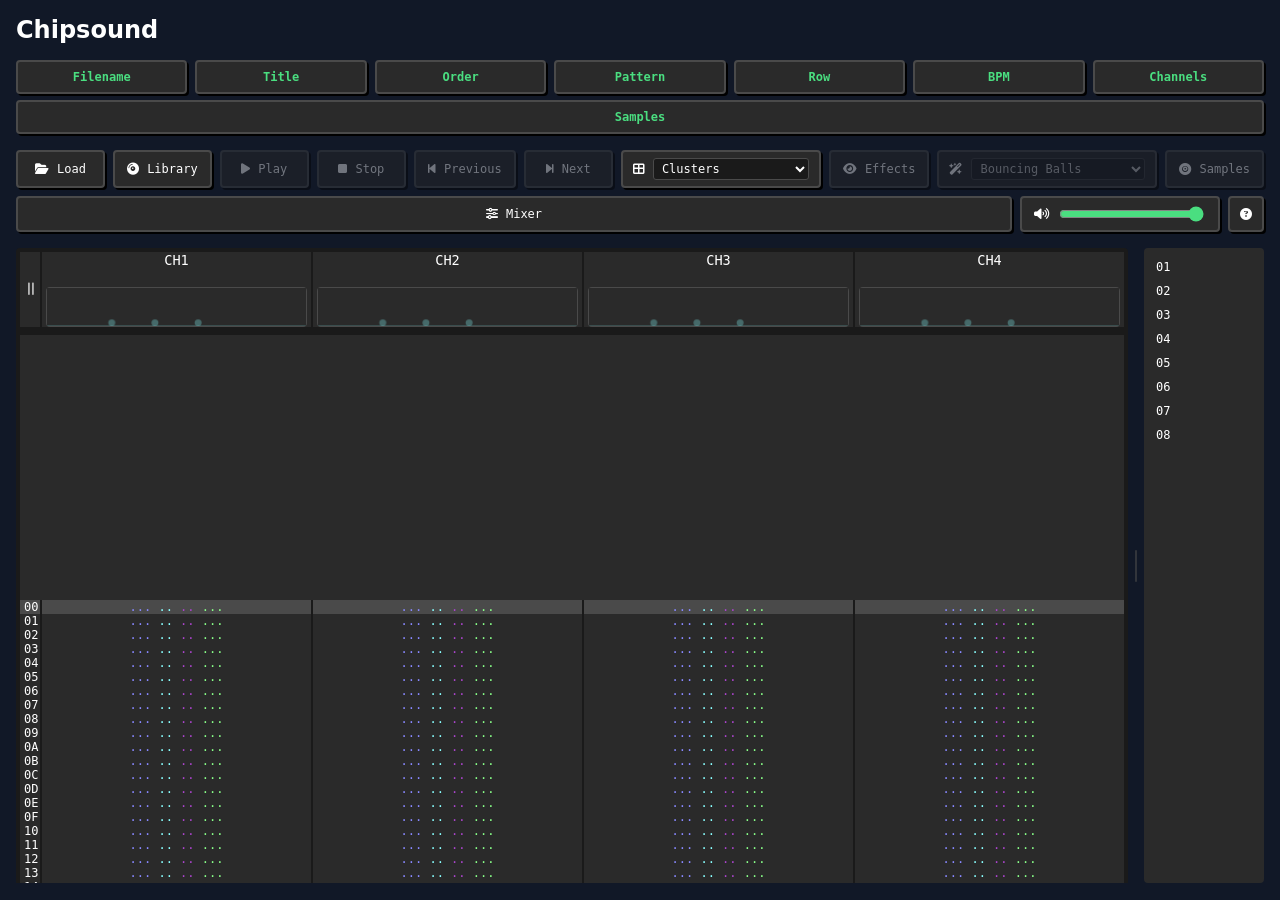
<file: src/index.html>
<!DOCTYPE html>
<html lang="en">
<head>
    <meta charset="UTF-8">
    <meta name="viewport" content="width=device-width, initial-scale=1.0">
    <meta name="description" content="Chipsound — a browser-based player for tracker music (.mod, .s3m, .xm, .it). Drop a module on the page and it plays.">
    <title>Chipsound — Player</title>

    <!-- ===== Canonical / SEO ===== -->
    <link rel="canonical" href="https://chipsound.com/player.html">
    <meta name="robots" content="index, follow, max-image-preview:large">
    <meta name="author" content="Gamosoft">

    <!-- ===== Open Graph (Facebook, LinkedIn, Mastodon, Bluesky, Discord, Slack, iMessage…) ===== -->
    <meta property="og:type" content="website">
    <meta property="og:site_name" content="Chipsound">
    <meta property="og:url" content="https://chipsound.com/player.html">
    <meta property="og:title" content="Chipsound — Tracker music player">
    <meta property="og:description" content="A browser-based player for tracker music (.mod, .s3m, .xm, .it). Drop a module on the page and it plays.">
    <meta property="og:image" content="https://chipsound.com/images/og-card.jpg">
    <meta property="og:image:type" content="image/jpeg">
    <meta property="og:image:width" content="1200">
    <meta property="og:image:height" content="630">
    <meta property="og:image:alt" content="The Chipsound player UI with a tracker module loaded">
    <meta property="og:locale" content="en_US">

    <!-- ===== Twitter / X (own tags render larger cards than the og:* fallback) ===== -->
    <meta name="twitter:card" content="summary_large_image">
    <meta name="twitter:site" content="@gamosoft">
    <meta name="twitter:creator" content="@gamosoft">
    <meta name="twitter:url" content="https://chipsound.com/player.html">
    <meta name="twitter:title" content="Chipsound — Tracker music player">
    <meta name="twitter:description" content="A browser-based player for tracker music. Drop a .mod / .s3m / .xm / .it file and it plays.">
    <meta name="twitter:image" content="https://chipsound.com/images/og-card.jpg">
    <meta name="twitter:image:alt" content="The Chipsound player UI with a tracker module loaded">

    <link rel="icon" type="image/svg+xml" href="./images/favicon.svg">
    <link rel="icon" type="image/x-icon" href="./favicon.ico" sizes="any">
    <link rel="icon" type="image/png" sizes="96x96" href="./images/favicon-96x96.png">
    <link rel="apple-touch-icon" href="./images/apple-touch-icon.png">
    <meta name="theme-color" content="#00ff88">

    <!-- First-paint gate: class hides body, JS removes it once the theme CSS resolves. -->
    <style>html.theme-loading body { visibility: hidden; }</style>

    <link rel="modulepreload" href="./js/index.js">
    <link rel="preload" href="./css/fontawesome/fa-solid-900.woff2" as="font" type="font/woff2" crossorigin>

    <link rel="stylesheet" href="./css/style.css" type="text/css" media="screen" />
    <link rel="stylesheet" href="./css/fontawesome/fontawesome.min.css">
    <link rel="stylesheet" href="./css/fontawesome/solid.min.css">

    <!-- Synchronous preboot: apply saved theme + samples-hidden class before first paint. -->
    <script>
        (function () {
            var root = document.documentElement;
            var reveal = function () { root.classList.remove('theme-loading'); };
            root.classList.add('theme-loading');
            setTimeout(reveal, 1000);

            try {
                var DEFAULT_ID = 'clusters';
                var SAFE_ID = /^[a-z0-9-]{1,40}$/;
                var id = DEFAULT_ID;
                var samplesHidden = false;
                try {
                    var raw = localStorage.getItem('modplayer.theme');
                    if (raw) {
                        var saved = JSON.parse(raw);
                        if (typeof saved === 'string' && SAFE_ID.test(saved)) id = saved;
                    }
                    var samplesRaw = localStorage.getItem('modplayer.showSamples');
                    if (samplesRaw !== null) {
                        var parsed = JSON.parse(samplesRaw);
                        if (parsed === false) samplesHidden = true;
                    }
                } catch (e) { /* private mode etc. — keep defaults */ }

                root.classList.add('theme-' + id);
                if (samplesHidden) root.classList.add('samples-hidden');
                var link = document.createElement('link');
                link.rel = 'stylesheet';
                link.href = './css/themes/' + id + '.css';
                link.dataset.themeId = id;
                link.onload = link.onerror = reveal;
                document.head.appendChild(link);
            } catch (e) {
                reveal();
            }
        })();
    </script>

    <!-- Prefetch (not preload): the worklets are loaded via addModule() only
         after the first user gesture, so prefetch warms the cache without the
         "preload not used in time" warning. -->
    <link rel="prefetch" href="./js/chiptune3.worklet.js">
    <link rel="prefetch" href="./js/libopenmpt.worklet.js">

    <script type="module" src="./js/index.js"></script>
</head>
<body>
    <main class="app">
        <header class="app-header">
            <h1><a href="https://chipsound.com" target="_blank" rel="noopener">Chipsound</a></h1>
        </header>

        <section class="mod-info" aria-label="Module info">
            <div class="mod-info-box"><span>Filename</span><div id="fileName"></div></div>
            <div class="mod-info-box"><span>Title</span><div id="songName"></div></div>
            <div class="mod-info-box"><span>Order</span><div id="order"></div></div>
            <div class="mod-info-box"><span>Pattern</span><div id="pattern"></div></div>
            <div class="mod-info-box"><span>Row</span><div id="row"></div></div>
            <div class="mod-info-box"><span>BPM</span><div id="bpm"></div></div>
            <div class="mod-info-box"><span>Channels</span><div id="channels"></div></div>
            <div class="mod-info-box"><span>Samples</span><div id="samples"></div></div>
        </section>

        <section class="controls" id="trackerControls" aria-label="Playback controls">
            <input type="file" id="files" name="files" accept=".mod,.s3m,.xm,.it" hidden>
            <!-- data-track attrs below are inert HTML markers; the click listener that reads them is injected only on chipsound.com. See README → Privacy & telemetry. -->
            <button id="load" class="retro-button" type="button" data-track="load_clicked" aria-label="Load module (L)" title="Load module (L)">
                <i class="fas fa-folder-open" aria-hidden="true"></i> <span class="btn-label">Load</span>
            </button>
            <button id="browse" class="retro-button" type="button" data-track="browse_clicked" aria-label="Library (B)" title="Library: curated, recent, local, URL (B)">
                <i class="fa-solid fa-compact-disc" aria-hidden="true"></i> <span class="btn-label">Library</span>
            </button>
            <button id="play" class="retro-button" type="button" data-track="play_clicked" aria-label="Play (Space)" title="Play / Pause (Space)" disabled>
                <i class="fas fa-play" aria-hidden="true"></i>
                <i class="fas fa-pause" aria-hidden="true"></i>
                <span class="btn-label play-text">Play</span>
                <span class="btn-label pause-text">Pause</span>
            </button>
            <button id="stop" class="retro-button" type="button" data-track="stop_clicked" aria-label="Stop and rewind to start (S)" title="Stop (S)" disabled>
                <i class="fas fa-stop" aria-hidden="true"></i> <span class="btn-label">Stop</span>
            </button>
            <button id="previous" class="retro-button" type="button" data-track="previous_clicked" aria-label="Previous order (Left)" title="Previous order (←)" disabled>
                <i class="fas fa-step-backward" aria-hidden="true"></i> <span class="btn-label">Previous</span>
            </button>
            <button id="next" class="retro-button" type="button" data-track="next_clicked" aria-label="Next order (Right)" title="Next order (→)" disabled>
                <i class="fas fa-step-forward" aria-hidden="true"></i> <span class="btn-label">Next</span>
            </button>
            <label id="subsongControl" class="subsong-control" title="Subsong" hidden>
                <i class="fa-solid fa-list-ol" aria-hidden="true"></i>
                <select id="subsong" class="retro-select" aria-label="Subsong" title="Subsong"></select>
            </label>
            <label class="theme-control" aria-label="Theme" title="Cycle theme (T)">
                <i class="fa-solid fa-table-cells-large" aria-hidden="true"></i>
                <select id="themePicker" class="retro-select" aria-label="Theme (T)" title="Cycle theme (T)"></select>
            </label>
            <button id="toggle-visualizations" class="retro-button" type="button" data-track="effects_clicked" aria-label="Toggle effects (E)" title="Toggle effects (E)" disabled>
                <i class="fa-solid fa-eye" aria-hidden="true"></i> <span class="btn-label">Effects</span>
            </button>
            <label id="vizControl" class="viz-control" aria-label="Visualization" title="Visualization (V to cycle)">
                <i class="fa-solid fa-wand-magic-sparkles" aria-hidden="true"></i>
                <select id="vizPicker" class="retro-select" aria-label="Visualization (V to cycle)" title="Visualization (V to cycle)" disabled></select>
            </label>
            <button id="toggle-samples" class="retro-button" type="button" data-track="samples_clicked" aria-label="Toggle samples (I)" title="Toggle samples (I)" disabled>
                <i class="fa-solid fa-record-vinyl" aria-hidden="true"></i> <span class="btn-label">Samples</span>
            </button>
            <button id="toggle-mixer" class="retro-button" type="button" data-track="mixer_clicked" aria-label="Toggle mixer (M)" title="Playback parameters (M)">
                <i class="fa-solid fa-sliders" aria-hidden="true"></i> <span class="btn-label">Mixer</span>
            </button>
            <label class="volume-control" aria-label="Volume" title="Volume">
                <i class="fa-solid fa-volume-high" aria-hidden="true"></i>
                <input id="volume" type="range" min="0" max="100" step="1" value="100" aria-label="Volume" title="Volume">
            </label>
            <button id="show-help" class="retro-button retro-button-icon" type="button" data-track="help_clicked" aria-label="Keyboard shortcuts (?)" title="Keyboard shortcuts (?)">
                <i class="fa-solid fa-circle-question" aria-hidden="true"></i>
            </button>
        </section>

        <section class="tracker-container">
            <section id="mixerPanel" class="mixer-panel" aria-label="Playback parameters" hidden></section>
            <div class="tracker-main">
                <div id="trackerHeader" class="tracker-header" role="row"></div>
                <div id="trackerPatterns"></div>
            </div>
            <aside class="sample-section" aria-label="Samples">
                <div id="sampleList" class="sample-list"></div>
            </aside>
        </section>
    </main>

    <div id="dropZone" aria-hidden="true">
        <div class="drop-zone-card">
            <i class="fa-solid fa-file-arrow-down" aria-hidden="true"></i>
            <div class="drop-zone-title">Drop module to play</div>
            <div class="drop-zone-hint">.mod, .s3m, .xm, .it</div>
        </div>
    </div>
</body>
</html>
</file>
<file: src/css/style.css>
/* Baseline chrome + themable tokens. Themes (themes/*.css) override these. */

*, *::before, *::after { box-sizing: border-box; }

:root {
    --accent: #4ade80;

    --viz-primary:   #00a1ce;
    --viz-secondary: #00ffff;
    --viz-glow:      rgba(136, 136, 255, 0.5);
    --viz-grid:      rgba(136, 255, 255, 0.5);
    --viz-grid-soft: rgba(136, 255, 255, 0.3);

    --viz-canvas-bg: var(--tracker-bg);
    --viz-ink:       #ffffff;

    --viz-vol-cold: 136, 136, 255;
    --viz-vol-mid:  136, 255, 255;
    --viz-vol-hot:  255,  64,  64;

    --vu-low:  #4ade80;
    --vu-mid:  #facc15;
    --vu-high: #ef4444;

    --tracker-bg            : #2a2a2a;
    --tracker-bg-alt        : #1a1a1a;
    --tracker-row-highlight : #4a4a4a;
    --tracker-fg            : #ffffff;
    --tracker-note          : #8888FF;
    --tracker-sample        : #88FFFF;
    --tracker-volume        : #AA44CC;
    --tracker-effect        : #88FF88;
}

html, body {
    margin: 0;
    padding: 0;
    background: #111827;
    color: #ffffff;
    font-family: system-ui, -apple-system, "Segoe UI", Roboto, sans-serif;
}

body { overflow: hidden; }

/* Popup palette derived from the theme's tracker tokens so dialogs and toasts
   match whatever theme is active (light themes get light cards). */
:root {
    --popup-bg:      var(--tracker-bg);
    --popup-fg:      var(--tracker-fg);
    --popup-accent:  var(--accent);
    --popup-border:  color-mix(in srgb, var(--tracker-fg) 28%, var(--tracker-bg));
    --popup-surface: color-mix(in srgb, var(--tracker-fg) 9%, var(--tracker-bg));
    --popup-muted:   color-mix(in srgb, var(--tracker-fg) 58%, transparent);
    --popup-faint:   color-mix(in srgb, var(--tracker-fg) 35%, transparent);
    --popup-shadow:  color-mix(in srgb, var(--tracker-fg) 35%, transparent);
    --popup-backdrop: color-mix(in srgb, var(--tracker-bg) 55%, rgba(0, 0, 0, 0.55));
    --popup-danger:  var(--vu-high);
}


.app {
    padding: 16px;
    display: flex;
    flex-direction: column;
    gap: 16px;
}

.app-header h1 {
    font-size: 1.5rem;
    font-weight: 700;
    margin: 0;
}
.app-header h1 a {
    color: inherit;
    text-decoration: none;
    transition: opacity 0.15s ease;
}
.app-header h1 a:hover,
.app-header h1 a:focus-visible {
    opacity: 0.7;
}

/* ========== Module info row ========== */

.mod-info {
    display: flex;
    flex-wrap: wrap;
    gap: 8px;
}

.mod-info-box {
    background: #2a2a2a;
    border: 2px solid #4a4a4a;
    border-radius: 4px;
    padding: 8px;
    font-family: monospace;
    font-size: 12px;
    color: #ffffff;
    min-width: 164px;
    text-align: center;
    box-shadow: 2px 2px 0 #000;
    transition: transform 0.2s ease, box-shadow 0.2s ease, border-color 0.2s ease;
    flex: 1;
}

.mod-info-box:hover {
    transform: translate(-1px, -1px);
    box-shadow: 3px 3px 0 #000;
    border-color: #d2d2d2;
}

.mod-info-box span {
    display: block;
    font-weight: bold;
    color: var(--accent);
}

/* ========== Controls row ========== */

.controls {
    display: flex;
    flex-wrap: wrap;
    gap: 8px;
    align-items: center;
}

.retro-button {
    background: #2a2a2a;
    color: #ffffff;
    border: 2px solid #4a4a4a;
    border-radius: 4px;
    padding: 6px 12px;
    font-family: monospace;
    font-size: 12px;
    display: inline-flex;
    align-items: center;
    justify-content: center;
    gap: 8px;
    transition: background-color 0.2s ease, border-color 0.2s ease, transform 0.2s ease, box-shadow 0.2s ease;
    box-shadow: 2px 2px 0 #000;
    flex: 1;
    cursor: pointer;
}

.retro-button:hover {
    background: #4a4a4a;
    border-color: #d2d2d2;
    transform: translate(-1px, -1px);
    box-shadow: 3px 3px 0 #000;
}

.retro-button:active {
    transform: translate(1px, 1px);
    box-shadow: 1px 1px 0 #000;
}

.retro-button:focus-visible {
    outline: 2px solid var(--accent);
    outline-offset: 2px;
}

.retro-button .fa-pause,
.retro-button.playing .fa-play,
.retro-button .pause-text,
.retro-button.playing .play-text {
    display: none;
}

.retro-button.playing .fa-pause,
.retro-button.playing .pause-text {
    display: inline-block;
}

.retro-button .fa-play,
.retro-button .play-text {
    display: inline-block;
}

.retro-button[disabled],
.retro-button[aria-disabled="true"] {
    opacity: 0.4;
    cursor: not-allowed;
    box-shadow: 2px 2px 0 #000;
}

.retro-button[disabled]:hover,
.retro-button[aria-disabled="true"]:hover {
    background: #2a2a2a;
    border-color: #4a4a4a;
    transform: none;
    box-shadow: 2px 2px 0 #000;
}

/* Dim chip wrappers whose <select> child is disabled. */
.subsong-control:has(.retro-select:disabled),
.viz-control:has(.retro-select:disabled) {
    opacity: 0.4;
    cursor: not-allowed;
}

.volume-control {
    display: inline-flex;
    align-items: center;
    gap: 8px;
    background: #2a2a2a;
    border: 2px solid #4a4a4a;
    border-radius: 4px;
    padding: 6px 12px;
    box-shadow: 2px 2px 0 #000;
    font-size: 12px;
    flex: 0 1 200px;
    min-width: 120px;
}

.volume-control input[type="range"] {
    flex: 1;
    min-width: 0;
    accent-color: var(--accent);
    cursor: pointer;
}

.retro-button-icon {
    flex: 0 0 auto;
    padding: 6px 10px;
}

.subsong-control {
    display: inline-flex;
    align-items: center;
    gap: 8px;
    background: #2a2a2a;
    border: 2px solid #4a4a4a;
    border-radius: 4px;
    padding: 6px 10px;
    box-shadow: 2px 2px 0 #000;
    font-size: 12px;
    flex: 0 1 220px;
    min-width: 120px;
}
.subsong-control[hidden] { display: none; }

.viz-control {
    display: inline-flex;
    align-items: center;
    gap: 8px;
    background: #2a2a2a;
    border: 2px solid #4a4a4a;
    border-radius: 4px;
    padding: 6px 10px;
    box-shadow: 2px 2px 0 #000;
    font-size: 12px;
    flex: 0 1 220px;
    min-width: 120px;
}
.viz-control[hidden] { display: none; }

.retro-select {
    background: #1a1a1a;
    color: #ffffff;
    border: 1px solid #4a4a4a;
    border-radius: 3px;
    padding: 2px 4px;
    font-family: monospace;
    font-size: 12px;
    flex: 1;
    min-width: 0;
}
.retro-select:focus-visible { outline: 2px solid var(--accent); outline-offset: 1px; }

/* ========== Tracker grid ========== */

.tracker-container {
    display: grid;
    /* Samples column fits its content (blank names → narrow, more room for
       32-channel patterns), capped at 40 % of the row. --samples-col is set
       inline by pane-resize.js when the user drags the handle. */
    grid-template-columns: minmax(0, 1fr) var(--samples-col, fit-content(40%));
    gap: 16px;
}
/* Stamped on <html> by preboot; kept in sync by toggleSamplesVisible. */
html.samples-hidden .tracker-container { grid-template-columns: 1fr; }
html.samples-hidden .sample-section    { display: none; }

/* Single scroll container — both axes. Sticky header rides the horizontal scroll. */
.tracker-main {
    min-width: 0;
    overflow: auto;
    contain: layout paint style;
    /* Don't add scrollbar-width/color — overrides the ::-webkit-scrollbar rules below. */
}

/* Vertical collapsed (auto-scroll), horizontal kept for wide channel sets. */
.tracker-main::-webkit-scrollbar { width: 0; height: 8px; }
.tracker-main::-webkit-scrollbar-track { background: var(--tracker-bg); border-radius: 4px; }
.tracker-main::-webkit-scrollbar-thumb { background: var(--tracker-row-highlight); border-radius: 4px; }
.tracker-main::-webkit-scrollbar-thumb:hover {
    background: color-mix(in srgb, var(--tracker-row-highlight) 70%, white);
}

.tracker-header {
    display: none;
    grid-template-columns: 20px repeat(8, minmax(80px, 1fr));
    gap: 2px;
    background: var(--tracker-bg-alt);
    padding: 4px;
    border-radius: 4px 4px 0 0;
    position: sticky;
    top: 0;
    z-index: 2;
    /* --grid-min-width is published by tracker.js (paints across full overflow). */
    min-width: var(--grid-min-width, 100%);
}

.tracker-grid {
    display: grid;
    gap: 0 2px;
    background: var(--tracker-bg-alt);
    padding: 4px;
    border-radius: 0 0 4px 4px;
    min-width: var(--grid-min-width, 100%);
    /* Paint/layout island — hidden prefetched grid isolated from the visible one. */
    contain: content;
    position: relative;   /* anchors the roll overlay canvas */
}

/* Prefetched / unassigned grids: still display:grid so their cells are laid
   out while idle, but collapsed to zero height. `contain: paint` above clips
   them, so nothing shows. Deliberately no visibility:hidden (inherited: its
   toggle would recalc style on every cell) and no overflow:hidden (makes the
   grid a scroll container: its toggle relayouts every cell). Showing one is
   then a change to the grid box alone. */
.tracker-grid.grid-hidden {
    height: 0;
    min-height: 0;
    padding-top: 0;
    padding-bottom: 0;
    border-top: 0;
    border-bottom: 0;
}

/* The three grids are ordered with CSS `order` (tracker.js), never moved. */
#trackerPatterns {
    display: flex;
    flex-direction: column;
}

/* Roll overlay (R): one canvas per grid, laid over the rows. tracker.js
   sets its top to follow the spacers; the lanes are read from the cells. */
.roll-canvas { display: none; }
.tracker-main.roll .roll-canvas {
    display: block;
    position: absolute;
    left: 0;
    pointer-events: none;
    z-index: 1;
}
/* Wide lanes: text sits left, ribbons take the rest of the lane. */
.tracker-main.roll-beside .channel-cell:not(.channel-header) { justify-content: flex-start; }

/* Spacers above row 0 and below last row — heights set by tracker.js. */
.grid-spacer {
    grid-column: 1 / -1;
    background: var(--tracker-bg);
}

/* Three grids (previous / current / next order) stack inside #trackerPatterns.
   Only the outermost visible grid keeps the frame's vertical padding, border
   and corner radius, so the stack reads as one continuous pattern. */
#trackerPatterns .tracker-grid:not(.grid-top) {
    padding-top: 0;
    border-top: 0;
    border-top-left-radius: 0;
    border-top-right-radius: 0;
}
#trackerPatterns .tracker-grid:not(.grid-bottom) {
    padding-bottom: 0;
    border-bottom: 0;
    border-bottom-left-radius: 0;
    border-bottom-right-radius: 0;
}

/* Order-break line at the top of every grid; one row tall (set by tracker.js). */
.grid-break {
    grid-column: 1 / -1;
    display: flex;
    align-items: center;
    padding: 0 4px;
    overflow: hidden;
    background: var(--tracker-bg);
    color: var(--tracker-fg);
    font-family: monospace;
    font-size: 10px;
    letter-spacing: 0.08em;
    white-space: nowrap;
    box-shadow: inset 0 1px 0 color-mix(in srgb, var(--tracker-fg) 30%, transparent);
}

/* Ghosted neighbours: the previous and next order, dimmed by one veil over
   the grid rather than an opacity on every cell (toggling .ghost then costs
   one element's style, not thousands). */
.tracker-grid.ghost::after {
    content: '';
    position: absolute;
    inset: 0;
    background: var(--tracker-bg);
    opacity: 0.55;
    pointer-events: none;
    z-index: 2;
}

.channel-cell {
    background: var(--tracker-bg);
    color: var(--tracker-fg);
    padding: 0 4px;
    font-family: monospace;
    font-size: 12px;
    border: none;
    white-space: nowrap;
}

.channel-cell:not(.channel-header) {
    container-type: inline-size;
    display: flex;
    justify-content: center;
    align-items: center;
    gap: 1ch;
    min-width: 0;
    overflow: hidden;
}

/* Segment visibility tiers — floor is pitch+sample+volume; effect drops first. */
@container (max-width: 15ch) { .channel-cell { gap: 0.5ch; } }
@container (max-width: 13ch) { .channel-cell { gap: 0;     } }
@container (max-width: 12ch) { .channel-cell .effect { display: none; } }

.row-label {
    background: var(--tracker-bg);
    color: var(--tracker-fg);
    padding: 0 4px;
    text-align: right;
    font-family: monospace;
    font-size: 12px;
    min-width: 20px;
}

.header-label {
    background: var(--tracker-bg);
    padding: 4px;
    min-width: 20px;
    cursor: pointer;
    border: none;
    color: var(--tracker-fg);
}

.header-label.muteable {
    display: flex;
    align-items: center;
    justify-content: center;
    transition: background-color 0.15s ease;
}
.header-label.muteable:hover { background: var(--tracker-row-highlight); }
.header-label.muteable:focus-visible {
    outline: 2px solid var(--accent);
    outline-offset: -2px;
}

.header-label-icon {
    font-size: 0.9rem;
    line-height: 1;
    color: var(--header-icon-color, currentColor);
    opacity: var(--header-icon-opacity, 0.65);
    transition: opacity 0.15s ease;
}
.header-label.muteable:hover .header-label-icon,
.header-label.muteable:focus-visible .header-label-icon { opacity: 1; }

.channel-header {
    cursor: pointer;
    display: flex;
    flex-direction: column;
    align-items: center;
    transition: background-color 0.2s ease;
    color: inherit;
}

.channel-header:hover { background: var(--tracker-row-highlight); }
.channel-header:focus-visible { outline: 2px solid var(--accent); outline-offset: -2px; }

.channel-label {
    font-size: 0.85rem;
    margin-bottom: 2px;
    width: 100%;
    overflow: hidden;
    text-overflow: ellipsis;
}

/* "Now playing" readout: last note + instrument seen on the channel. The
   whole line flashes to full opacity on each note-on (tracker.js). */
.channel-now {
    display: flex;
    gap: 0.5ch;
    width: 100%;
    margin-bottom: 4px;
    font-family: monospace;
    font-size: 11px;
    line-height: 1.2;
    opacity: 0.7;
}
.channel-now .now-note {
    flex: none;
    color: var(--tracker-note);
}
.channel-now .now-inst {
    flex: 1;
    min-width: 0;
    overflow: hidden;
    text-overflow: ellipsis;
    text-align: left;
    color: var(--tracker-sample);
}

.canvas-parent {
    width: 100%;
    height: 40px;
    background: var(--viz-canvas-bg);
    border-radius: 4px;
    position: relative;
    /* Scopes paint/layout per canvas — with 32-64 of these repainting at
       30 Hz, this lets the browser skip up-tree invalidation when any one
       canvas paints. Each canvas-parent has fixed height and a single
       full-bleed child, so containment is safe. */
    contain: layout style paint;
}

.visualization-canvas {
    width: 100%;
    height: 100%;
    border: 1px solid #4a4a4a;
    border-radius: 2px;
    background: #2a2a2a;
}

/* ========== Sample list ========== */

.sample-section {
    position: relative;
    min-width: 120px;
}

/* Drag handle on the pane's inner edge (sits in the grid gap). */
.pane-resizer {
    position: absolute;
    top: 0;
    bottom: 0;
    left: -14px;
    width: 12px;
    cursor: col-resize;
    border-radius: 3px;
    touch-action: none;
}
.sample-section.samples-left .pane-resizer { left: auto; right: -14px; }
.pane-resizer::after {
    content: '';
    position: absolute;
    top: 50%;
    left: 50%;
    width: 2px;
    height: 32px;
    transform: translate(-50%, -50%);
    border-radius: 1px;
    background: var(--tracker-row-highlight);
    opacity: 0.6;
    transition: opacity 0.15s ease, background-color 0.15s ease;
}
.pane-resizer:hover::after, .pane-resizer.dragging::after, .pane-resizer:focus-visible::after {
    background: var(--accent);
    opacity: 1;
    height: 48px;
}
.pane-resizer:focus-visible { outline: none; }
body.pane-resizing { cursor: col-resize; user-select: none; }
body.pane-resizing iframe, body.pane-resizing canvas { pointer-events: none; }
html.samples-hidden .pane-resizer { display: none; }

.sample-list {
    background: var(--tracker-bg);
    padding: 8px;
    display: none;
    border-radius: 4px;
    overflow-y: auto;
    scrollbar-width: thin;
    scrollbar-color: var(--tracker-row-highlight) var(--tracker-bg);
}

.sample-list::-webkit-scrollbar { width: 8px; }
.sample-list::-webkit-scrollbar-track { background: var(--tracker-bg); border-radius: 4px; }
.sample-list::-webkit-scrollbar-thumb { background: var(--tracker-row-highlight); border-radius: 4px; }
.sample-list::-webkit-scrollbar-thumb:hover {
    background: color-mix(in srgb, var(--tracker-row-highlight) 70%, white);
}

.sample-item {
    padding: 4px;
    font-size: 12px;
    height: 24px;
    color: var(--tracker-fg);
    font-family: monospace;
}

.sample-item.highlighted { background: var(--tracker-row-highlight); }

/* ========== States ========== */

.muted {
    opacity: 0.5;
    filter: grayscale(80%);
}

.highlighted-row {
    background: var(--tracker-row-highlight) !important;
}

.note, .sample, .volume, .effect {
    transition: opacity 0.2s ease, filter 0.2s ease;
}

.note    { color: var(--tracker-note);   }
.sample  { color: var(--tracker-sample); }
.volume  { color: var(--tracker-volume); }
.effect  { color: var(--tracker-effect); }

/* Effect families (classified in format.js). Themes opt in with the
   --tracker-fx-* tokens; without them every family keeps the plain effect
   colour, so untouched themes look exactly as before. */
.effect.fx-pitch,  .volume.fx-pitch  { color: var(--tracker-fx-pitch,  var(--tracker-effect)); }
.effect.fx-volume, .volume.fx-volume { color: var(--tracker-fx-volume, var(--tracker-effect)); }
.effect.fx-pan,    .volume.fx-pan    { color: var(--tracker-fx-pan,    var(--tracker-effect)); }
.effect.fx-flow,   .volume.fx-flow   { color: var(--tracker-fx-flow,   var(--tracker-effect)); }
.effect.fx-sample, .volume.fx-sample { color: var(--tracker-fx-sample, var(--tracker-effect)); }

/* ========== Toast ========== */

#toast {
    position: fixed;
    bottom: 16px;
    left: 50%;
    transform: translate(-50%, 100%);
    background: var(--popup-bg);
    color: var(--popup-fg);
    border: 2px solid var(--popup-border);
    border-radius: 4px;
    padding: 10px 16px;
    box-shadow: 3px 3px 0 var(--popup-shadow);
    font-family: inherit;
    font-size: 13px;
    max-width: min(90vw, 480px);
    opacity: 0;
    pointer-events: none;
    transition: transform 0.25s ease, opacity 0.25s ease;
    z-index: 2000;
}

#toast.visible {
    transform: translate(-50%, 0);
    opacity: 1;
}

#toast[data-variant="error"] { border-color: #ef4444; }
#toast[data-variant="warn"]  { border-color: #facc15; }
#toast[data-variant="info"]  { border-color: var(--accent); }

/* ========== Drop zone ========== */

#dropZone {
    position: fixed;
    inset: 0;
    background: var(--popup-backdrop);
    display: flex;
    align-items: center;
    justify-content: center;
    pointer-events: none;
    opacity: 0;
    transition: opacity 0.15s ease;
    z-index: 1500;
}

body.drag-over #dropZone { opacity: 1; }

.drop-zone-card {
    background: var(--popup-bg);
    border: 3px dashed var(--popup-accent);
    border-radius: 12px;
    padding: 32px 56px;
    text-align: center;
    box-shadow: 0 12px 40px var(--popup-shadow);
    font-family: inherit;
    color: var(--popup-fg);
}

.drop-zone-card i {
    font-size: 48px;
    color: var(--accent);
    margin-bottom: 12px;
}

.drop-zone-title {
    font-size: 20px;
    font-weight: bold;
    margin-bottom: 6px;
}

.drop-zone-hint {
    font-size: 13px;
    color: var(--popup-muted);
}

/* ========== Modal shell (modal.js) ========== */
/* Every popup dialog shares this shell; palette from the --popup-* tokens. */

.modal-overlay {
    position: fixed;
    inset: 0;
    background: var(--popup-backdrop);
    backdrop-filter: blur(2px);
    display: none;
    align-items: center;
    justify-content: center;
    z-index: 2500;
}
.modal-overlay.visible { display: flex; }

.modal-card {
    background: var(--popup-bg);
    border: 2px solid var(--popup-border);
    border-radius: 8px;
    box-shadow: 6px 6px 0 var(--popup-shadow);
    width: var(--modal-width, min(560px, 92vw));
    max-width: 92vw;
    max-height: 86vh;
    display: flex;
    flex-direction: column;
    padding: 20px 24px;
    color: var(--popup-fg);
    font-family: inherit;
}
.modal-title {
    margin: 0 0 12px;
    font-size: 16px;
    color: var(--popup-accent);
    display: flex;
    align-items: center;
    justify-content: space-between;
    gap: 12px;
}
.modal-close {
    background: transparent;
    border: 1px solid var(--popup-border);
    color: var(--popup-fg);
    border-radius: 3px;
    width: 28px;
    height: 28px;
    font-size: 14px;
    cursor: pointer;
    flex: 0 0 auto;
}
.modal-close:hover { background: var(--popup-surface); }
.modal-close:focus-visible, .modal-card a:focus-visible { outline: 2px solid var(--popup-accent); outline-offset: 2px; }

.modal-body {
    overflow: auto;
    min-height: 0;
}

/* ========== Help / keyboard shortcuts ========== */

.help-list {
    list-style: none;
    margin: 0;
    padding: 0;
    display: grid;
    grid-template-columns: max-content 1fr;
    column-gap: 16px;
    row-gap: 6px;
    font-size: 13px;
}

.help-list dt {
    color: var(--popup-accent);
    text-align: right;
    white-space: nowrap;
}

.help-list dd {
    margin: 0;
    color: var(--popup-fg);
}

/* Shortcuts with an action are buttons: the touch path to every feature.
   Styled as the plain label with a tap-sized hit area and a state pill. */
.help-run {
    display: flex;
    align-items: center;
    gap: 10px;
    width: 100%;
    min-height: 28px;
    margin: -4px 0;
    padding: 4px 6px;
    border: 1px solid transparent;
    border-radius: 4px;
    background: none;
    font: inherit;
    color: inherit;
    text-align: left;
    cursor: pointer;
}
.help-run:hover { background: var(--popup-surface); }
.help-run:focus-visible { outline: 2px solid var(--popup-accent); outline-offset: -1px; }
.help-run-label { flex: 1; }
.help-state {
    flex: none;
    font-size: 11px;
    line-height: 1;
    padding: 3px 7px;
    border-radius: 999px;
    border: 1px solid var(--popup-border);
    color: var(--popup-faint);
    text-transform: uppercase;
    letter-spacing: 0.06em;
}
.help-run[aria-pressed="true"] .help-state {
    color: var(--popup-accent);
    border-color: var(--popup-accent);
}
@media (pointer: coarse) {
    .help-list { row-gap: 10px; }
    .help-run { min-height: 40px; }
}

.help-credits {
    margin-top: 16px;
    padding-top: 10px;
    border-top: 1px solid var(--popup-border);
    font-size: 10px;
    line-height: 1.6;
    color: var(--popup-muted);
    text-align: center;
}
.help-credits a {
    color: var(--popup-fg);
    text-decoration: none;
    border-bottom: 1px dotted var(--popup-border);
}
.help-credits a:hover,
.help-credits a:focus-visible {
    color: var(--popup-accent);
    border-bottom-color: currentColor;
}
.help-credits-license { color: var(--popup-faint); }

.help-credits .help-home {
    margin-bottom: 10px;
    display: flex;
    justify-content: center;
    align-items: center;
    gap: 22px;
    flex-wrap: wrap;
}
.help-credits .help-home a {
    display: inline-flex;
    align-items: center;
    gap: 8px;
    font-size: 13px;
    font-weight: bold;
    letter-spacing: 0.02em;
    color: var(--popup-accent);
    border-bottom: none;
    transition: transform 0.15s ease, filter 0.15s ease;
}
.help-credits .help-home a:hover,
.help-credits .help-home a:focus-visible {
    transform: translateY(-1px);
    filter: brightness(1.15);
    outline: none;
}
.help-credits .help-home img {
    display: inline-block;
    width: 22px;
    height: 22px;
}
.help-credits .help-home .help-support .help-support-icon {
    font-size: 18px;
    width: 22px;
    line-height: 1;
    text-align: center;
}

kbd {
    display: inline-block;
    background: var(--popup-surface);
    border: 1px solid var(--popup-border);
    border-bottom-width: 2px;
    border-radius: 3px;
    padding: 1px 6px;
    font: inherit;
    font-size: 12px;
    color: var(--popup-fg);
    min-width: 18px;
    text-align: center;
}

/* ========== Responsive ========== */

@media (max-width: 768px) {
    .tracker-container { grid-template-columns: 1fr; }

    .channel-cell { min-width: 60px; font-size: 10px; }
    .row-label, .header-label { min-width: 30px; font-size: 10px; }

    .sample-list { margin-top: 16px; height: auto !important; max-height: 200px; }
    .pane-resizer { display: none; }

    .retro-button { padding: 4px 8px; font-size: 10px; flex: 1 1 calc(50% - 4px); }

    .mod-info-box {
        min-width: 0;
        flex: 1 1 calc(50% - 4px);
        padding: 6px;
        font-size: 10px;
    }

    .canvas-parent { height: 28px; }
}

/* Mobile — trim to essentials; patterns own the viewport. */
@media (max-width: 640px) {
    /* Wider row-label column so 2-char hex doesn't clip on bold themes. */
    :root { --row-label-col: 28px; }

    /* Show only Title (2nd child). */
    .mod-info-box:not(:nth-child(2)) { display: none; }

    /* #show-help stays: on a touch screen the ? panel is the only way to
       reach the keyboard-bound toggles (its rows are buttons). */
    #subsongControl,
    #toggle-visualizations,
    #toggle-samples,
    .volume-control {
        display: none;
    }

    .controls .retro-button .btn-label { display: none; }
    .controls .retro-button {
        flex: 1 1 calc(20% - 8px) !important;
        min-width: 0 !important;
        padding: 6px 8px !important;
        gap: 0;
    }

    /* Viz + theme pickers share row 2 (~50% basis each). */
    .controls .viz-control,
    .controls .theme-control {
        flex: 1 1 calc(50% - 8px) !important;
        min-width: 0 !important;
    }

    .sample-section { display: none; }

    /* Force single-column tracker — beats per-theme grid re-templates. */
    .tracker-container { grid-template-columns: 1fr !important; }

    /* Collapse .app to single-column flex — beats per-theme grid layouts. */
    .app {
        display: flex !important;
        flex-direction: column !important;
        padding: 8px !important;
        margin: 0 !important;
        max-width: none !important;
    }

    .controls { flex-direction: row !important; }
}

/* Tablet (641-1024 px) — force row 1 = 5 transport buttons. */
@media (min-width: 641px) and (max-width: 1024px) {
    .controls #load,
    .controls #play,
    .controls #stop,
    .controls #previous,
    .controls #next {
        flex: 1 1 calc(20% - 8px) !important;
        min-width: 0 !important;
    }
}


/* ========== Theme-picker chip ========== */

.theme-control {
    display: inline-flex;
    align-items: center;
    gap: 8px;
    background: #2a2a2a;
    border: 2px solid #4a4a4a;
    border-radius: 4px;
    padding: 6px 10px;
    box-shadow: 2px 2px 0 #000;
    font-size: 12px;
    flex: 0 1 200px;
    min-width: 120px;
}


/* Uniform control-bar heights — opted out by hifi-deck (round buttons). */
:root:not(.theme-hifi-deck) .controls {
    align-items: stretch;
}

:root:not(.theme-hifi-deck) .controls > .retro-button {
    align-items: center;
}


/* ========== Mixer panel (playback parameters) ========== */

.mixer-panel {
    /* Lives inside .tracker-container (full-width first row) so any theme
       that frames the tracker automatically frames the mixer too. */
    grid-column: 1 / -1;
    background: var(--tracker-bg);
    color: var(--tracker-fg);
    border-radius: 4px;
    padding: 10px 12px;
    font-family: inherit;
    font-size: 12px;
}
.mixer-panel[hidden] { display: none; }

.mixer-head {
    display: flex;
    align-items: center;
    gap: 12px;
    margin-bottom: 8px;
}
.mixer-title {
    font-weight: bold;
    color: var(--accent);
}
.mixer-note {
    flex: 1;
    color: var(--popup-muted);
    font-size: 11px;
}
.mixer-note kbd {
    font-size: 10px;
    padding: 0 4px;
}
/* Beat per-theme `:root.theme-* .retro-button { flex: 1 1 auto }` (Bauhaus). */
:root .mixer-panel .retro-button.mixer-reset {
    flex: 0 0 auto;
    width: max-content;
    min-width: 0;
    align-self: center;
}

/* Wide rows: the slider is the control surface, so give it the room. */
.mixer-grid {
    display: grid;
    grid-template-columns: repeat(auto-fit, minmax(440px, 1fr));
    gap: 6px 28px;
}

.mixer-row {
    display: grid;
    grid-template-columns: 130px 1fr 92px;
    align-items: center;
    gap: 10px;
    padding: 2px 0;
    min-height: 28px;
}
.mixer-label { white-space: nowrap; }

.mixer-row input[type="range"] {
    width: 100%;
    min-width: 0;
    height: 24px;
    margin: 0;
    accent-color: var(--accent);
    cursor: ew-resize;
}
.mixer-row input[type="range"]:focus-visible {
    outline: 2px solid var(--accent);
    outline-offset: 2px;
    border-radius: 2px;
}
.mixer-row input[type="range"].fine-drag { filter: brightness(1.3); }
.mixer-row .retro-select { width: 100%; }
.mixer-row .retro-select:disabled {
    opacity: 0.4;
    cursor: not-allowed;
}
.mixer-row.inert { grid-template-rows: auto auto; }
.mixer-inert {
    grid-column: 2 / -1;
    font-size: 10px;
    color: var(--popup-muted);
    margin-top: -4px;
}

/* Linked numeric field: looks like a readout, behaves like an input. */
.mixer-value {
    width: 100%;
    box-sizing: border-box;
    background: transparent;
    border: 1px solid transparent;
    border-bottom: 1px dotted var(--popup-border);
    border-radius: 3px;
    padding: 2px 4px;
    font-family: inherit;
    font-size: 12px;
    text-align: right;
    color: var(--accent);
    font-variant-numeric: tabular-nums;
    cursor: ew-resize;
}
.mixer-value:hover { border-color: var(--popup-border); }
.mixer-value:focus {
    outline: none;
    background: var(--popup-surface);
    border: 1px solid var(--accent);
    cursor: text;
}
.mixer-value.scrubbing { border-color: var(--accent); }

@media (max-width: 1024px) {
    .mixer-grid { grid-template-columns: 1fr; }
}
@media (max-width: 640px) {
    #toggle-mixer { display: none; }
    .mixer-row { grid-template-columns: 100px 1fr 80px; }
}

/* Render-to-file row inside the mixer panel */
.render-row {
    display: flex;
    flex-wrap: wrap;
    align-items: center;
    gap: 8px 14px;
    margin-top: 10px;
    padding-top: 8px;
    border-top: 1px solid #4a4a4a;
}
.render-title { font-weight: bold; color: var(--accent); }
.render-field {
    display: inline-flex;
    align-items: center;
    gap: 6px;
}
.render-field .retro-select { flex: 0 0 auto; }
.render-loops { width: 3.5em; }
.render-button, .render-cancel { flex: 0 0 auto; }
/* !important: themes restyle .retro-button with higher specificity. */
.render-cancel[hidden] { display: none !important; }
.render-progress {
    flex: 1 1 160px;
    min-width: 120px;
    height: 10px;
    accent-color: var(--accent);
}
.render-progress[hidden] { display: none; }
.render-status { opacity: 0.8; }
.render-row.rendering .render-status { opacity: 1; color: var(--accent); }

/* ========== Library modal (content only; shell from .modal-*) ========== */

.modal-library .modal-body { display: flex; flex-direction: column; }

.library-tabs {
    display: flex;
    gap: 4px;
    border-bottom: 1px solid var(--popup-border);
    margin-bottom: 10px;
    flex: 0 0 auto;
}
.library-tab {
    background: transparent;
    border: 1px solid transparent;
    border-bottom: none;
    color: var(--popup-muted);
    font-family: inherit;
    font-size: 12px;
    padding: 6px 12px;
    border-radius: 4px 4px 0 0;
    cursor: pointer;
}
.library-tab:hover { color: var(--popup-fg); }
.library-tab.active {
    color: var(--popup-accent);
    border-color: var(--popup-border);
    background: var(--popup-surface);
    margin-bottom: -1px;
}
.library-tab:focus-visible { outline: 2px solid var(--popup-accent); outline-offset: -2px; }

.library-body {
    flex: 1 1 auto;
    overflow: auto;
    min-height: 200px;
    font-size: 13px;
}
.library-blurb { margin: 0 0 10px; color: var(--popup-muted); font-size: 11px; line-height: 1.5; }
.library-blurb a { color: var(--popup-fg); }
.library-error { color: var(--popup-danger); }

.library-list {
    list-style: none;
    margin: 0;
    padding: 0;
}
.library-item {
    width: 100%;
    display: grid;
    grid-template-columns: 20px 1fr auto auto;
    gap: 10px;
    align-items: center;
    text-align: left;
    background: transparent;
    border: 1px solid transparent;
    border-radius: 4px;
    padding: 7px 8px;
    color: var(--popup-fg);
    font-family: inherit;
    font-size: 13px;
    cursor: pointer;
}
.library-item:hover, .library-item:focus-visible {
    background: var(--popup-surface);
    border-color: var(--popup-border);
    outline: none;
}
.library-item i { color: var(--popup-accent); font-size: 11px; }
.library-dir i { color: var(--popup-muted); }
.library-item-title { overflow: hidden; text-overflow: ellipsis; white-space: nowrap; }
.library-item-sub { color: var(--popup-muted); font-size: 11px; }
.library-item-meta { color: var(--popup-faint); font-size: 10px; min-width: 3em; text-align: right; }
.library-item.now-playing .library-item-title { color: var(--popup-accent); }
.library-empty { color: var(--popup-muted); padding: 16px 8px; }

.library-path, .library-url {
    display: flex;
    flex-wrap: wrap;
    align-items: center;
    gap: 8px;
    margin-bottom: 10px;
}
.library-path label, .library-url label {
    flex: 1;
    display: flex;
    align-items: center;
    gap: 8px;
    min-width: 200px;
}
.library-url label { flex-direction: column; align-items: stretch; }
.library-path input, .library-url input { flex: 1; width: 100%; box-sizing: border-box; padding: 6px 8px; }
.library-url .library-blurb { flex-basis: 100%; }
.library-clear { margin-top: 10px; flex: 0 0 auto; }

@media (max-width: 640px) {
    /* No room in the phone transport row; same call as #toggle-mixer. */
    #browse { display: none; }
    .library-item { grid-template-columns: 20px 1fr auto; }
    .library-item-sub { display: none; }
}
</file>
<file: src/css/fontawesome/solid.min.css>
/*!
 * Font Awesome Free 6.5.1 by @fontawesome - https://fontawesome.com
 * License - https://fontawesome.com/license/free (Icons: CC BY 4.0, Fonts: SIL OFL 1.1, Code: MIT License)
 * Copyright 2023 Fonticons, Inc.
 */
:host,:root{--fa-style-family-classic:"Font Awesome 6 Free";--fa-font-solid:normal 900 1em/1 "Font Awesome 6 Free"}@font-face{font-family:"Font Awesome 6 Free";font-style:normal;font-weight:900;font-display:block;src:url(fa-solid-900.woff2) format("woff2"),url(fa-solid-900.ttf) format("truetype")}.fa-solid,.fas{font-weight:900}
</file>
